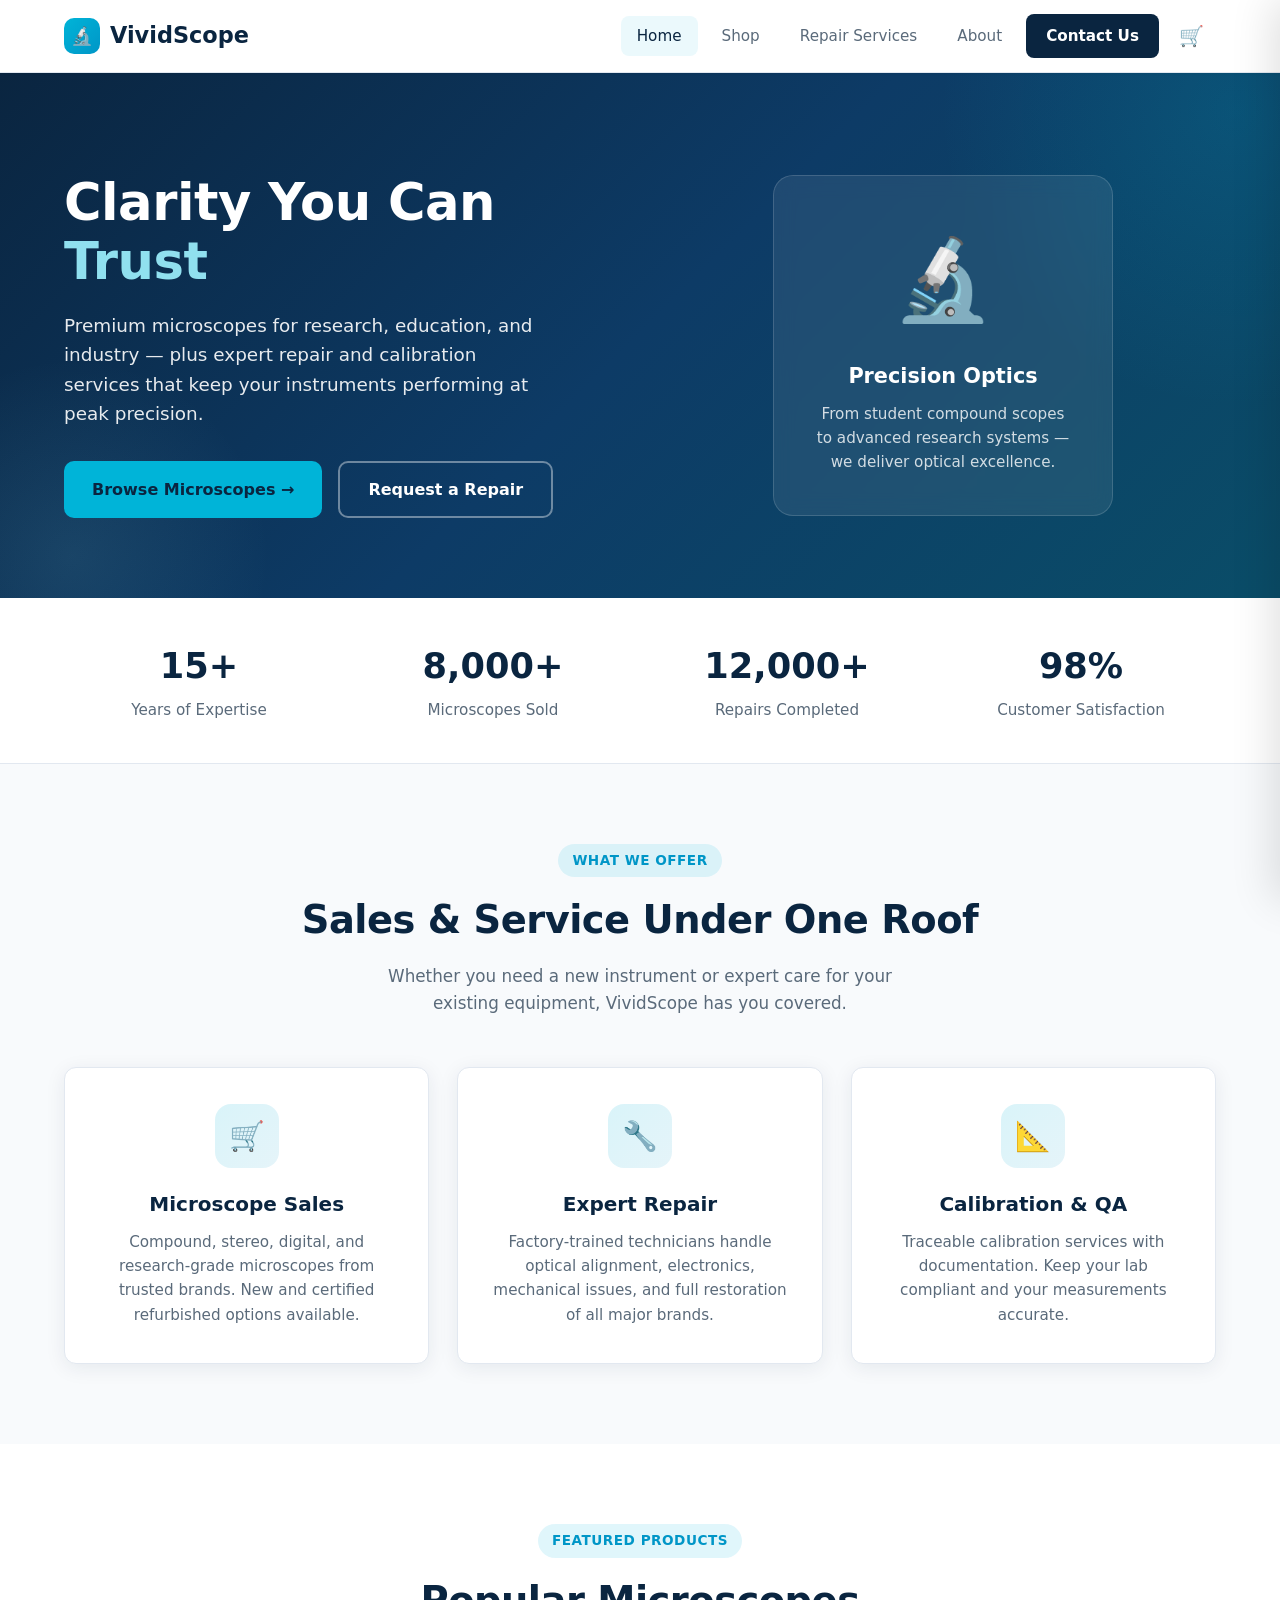
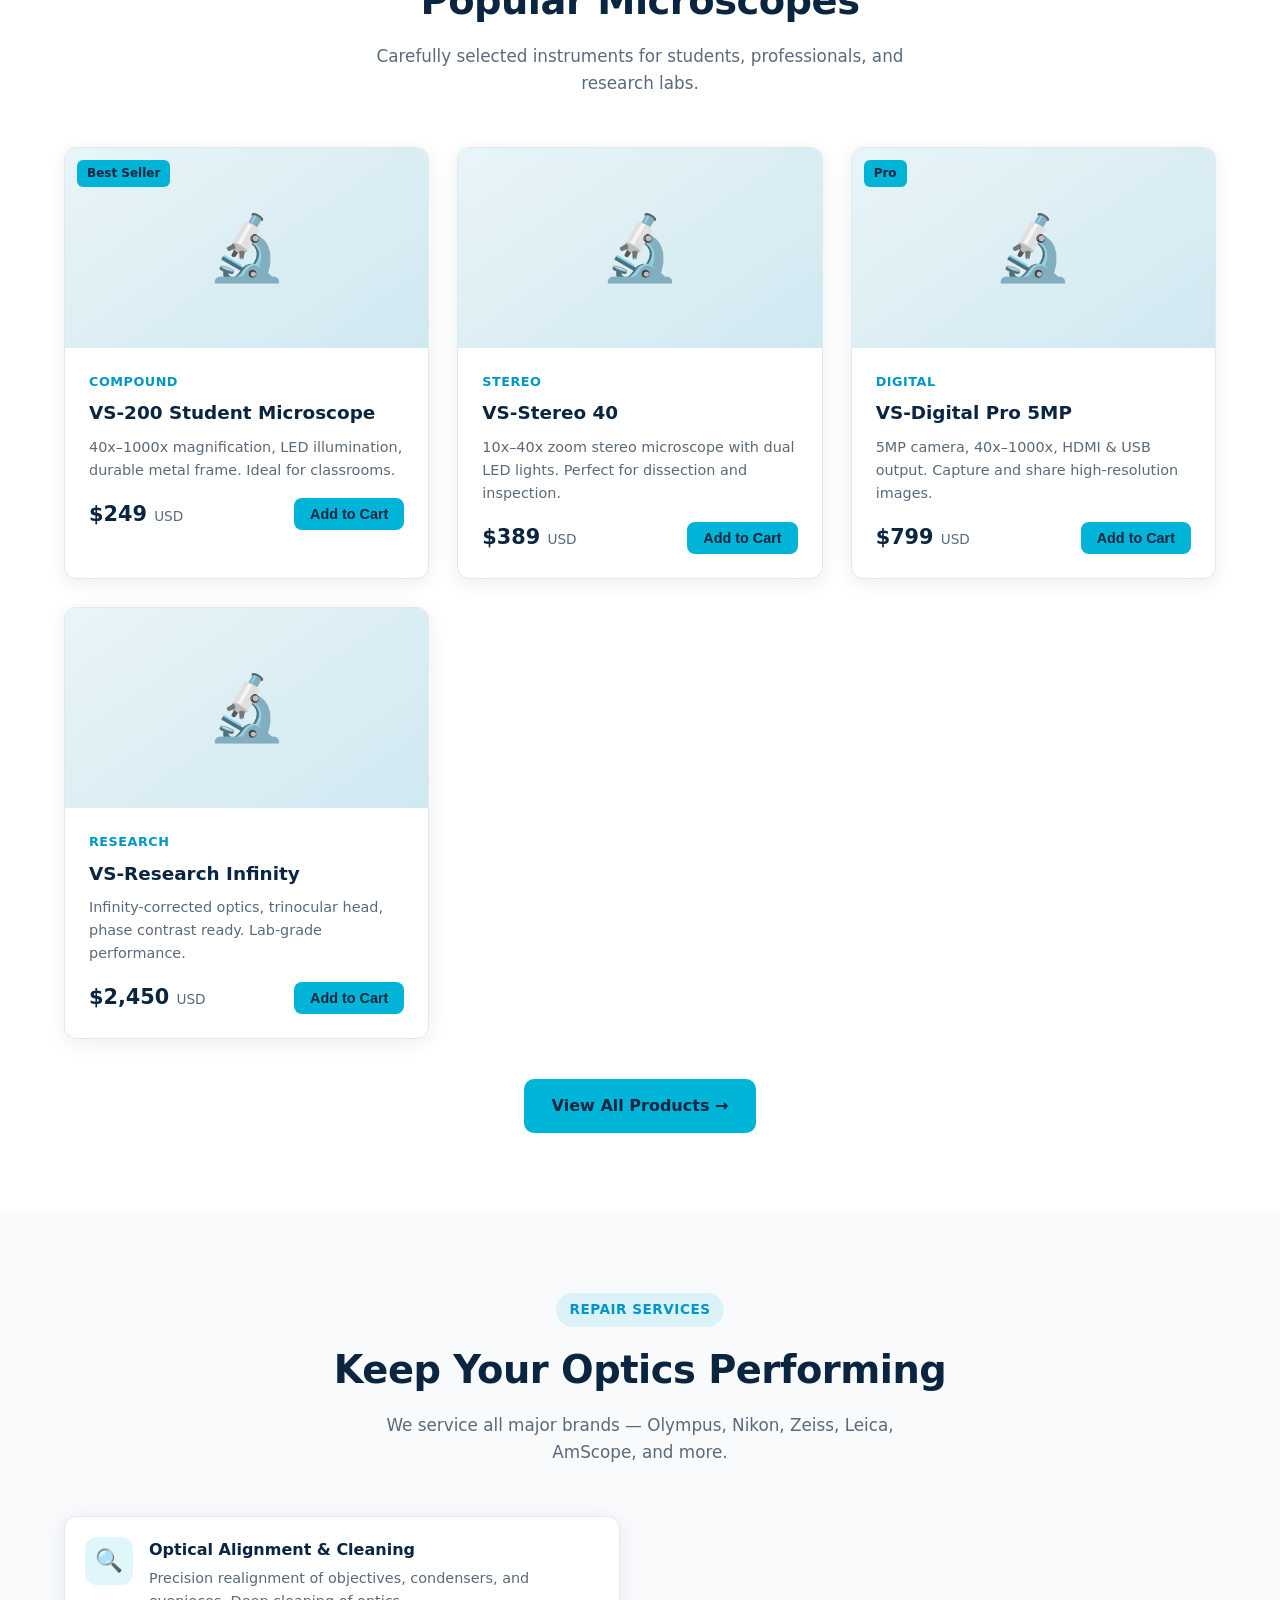
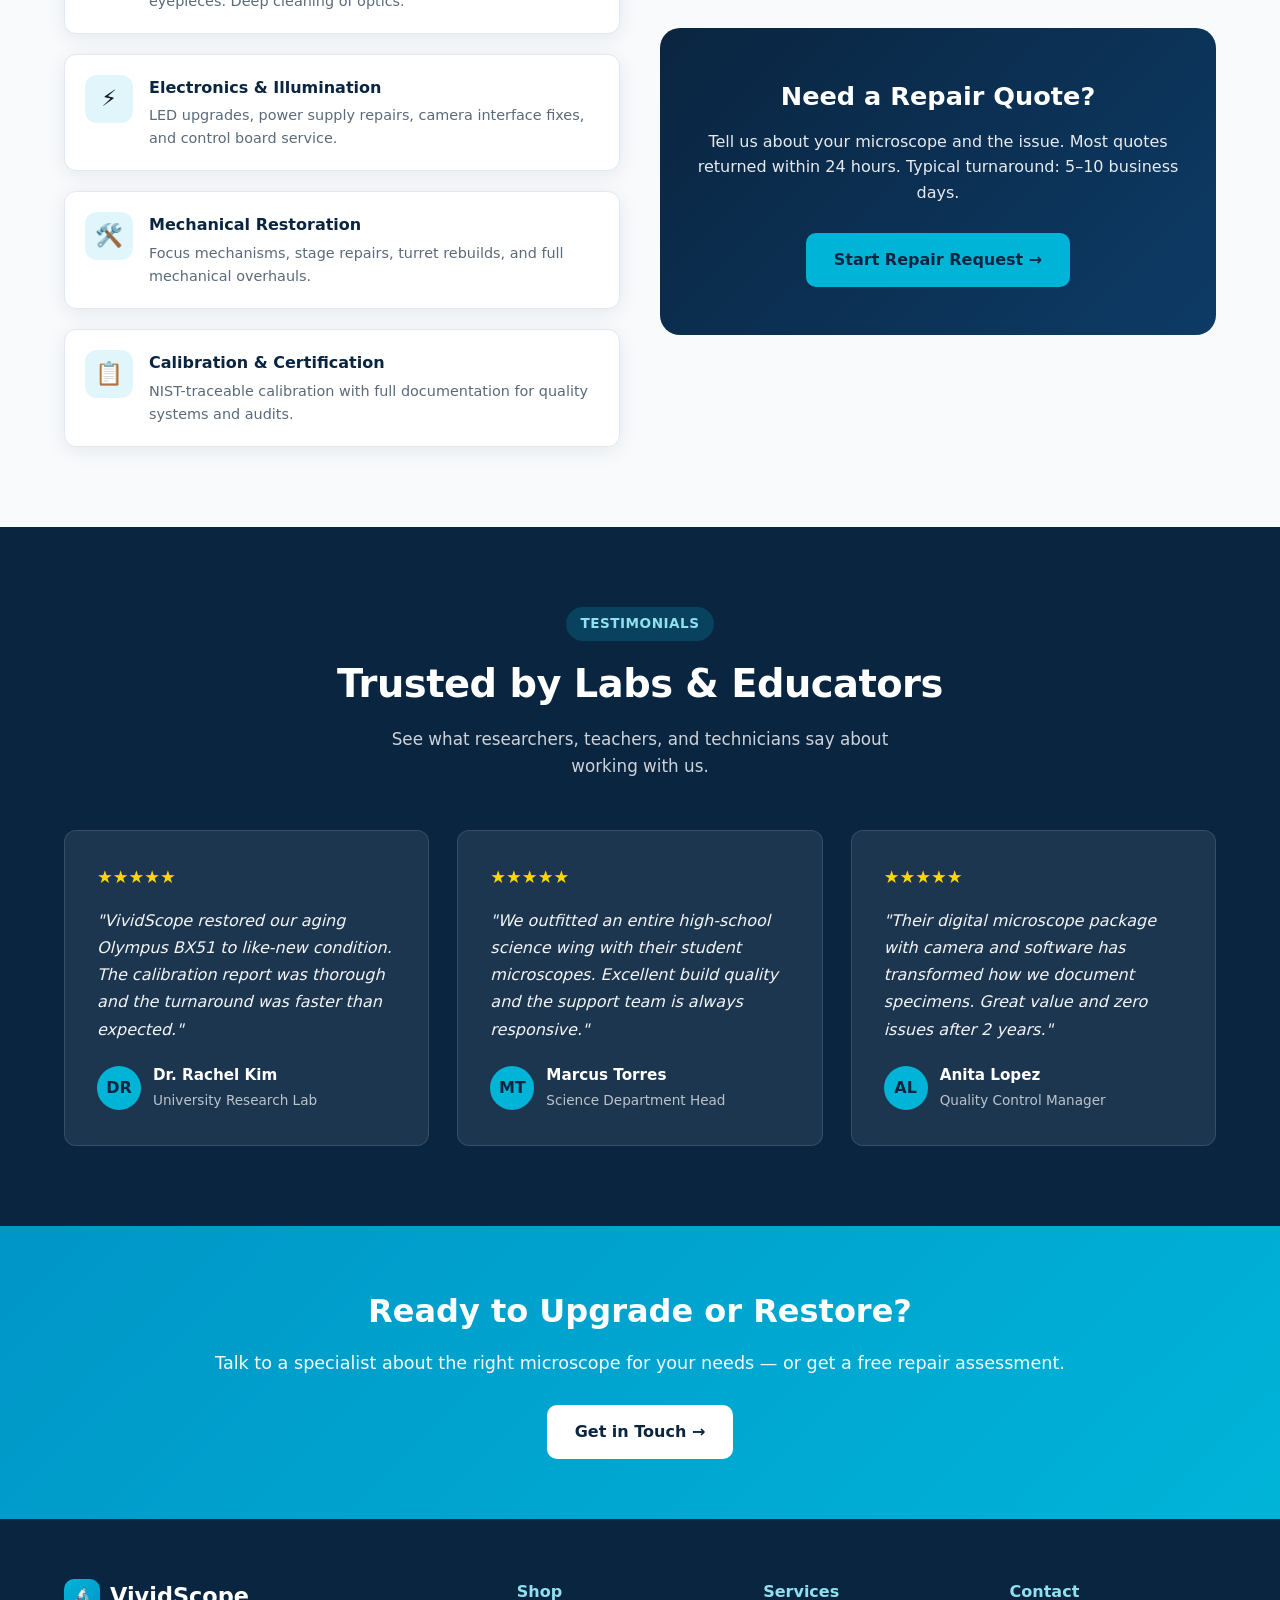
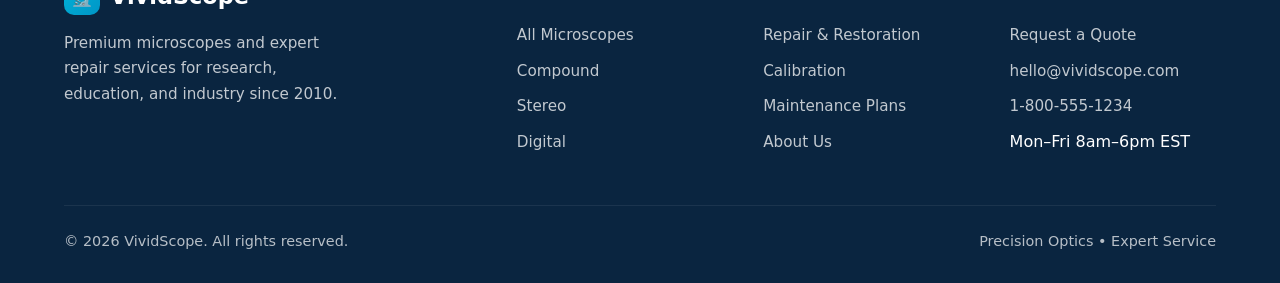
<file: index.html>
<!DOCTYPE html>
<html lang="en">
<head>
  <meta charset="UTF-8">
  <meta name="viewport" content="width=device-width, initial-scale=1.0">
  <title>VividScope – Premium Microscopes & Expert Repair</title>
  <meta name="description" content="Buy high-quality microscopes for research, education, and industry. Expert repair, calibration, and maintenance services.">
  <link rel="stylesheet" href="styles.css">
</head>
<body>
  <!-- Header -->
  <header class="header">
    <div class="container nav">
      <a href="index.html" class="logo">
        <div class="logo-icon">🔬</div>
        VividScope
      </a>
      <nav class="nav-links" id="navLinks">
        <a href="index.html" class="active">Home</a>
        <a href="products.html">Shop</a>
        <a href="repair.html">Repair Services</a>
        <a href="about.html">About</a>
        <a href="contact.html" class="nav-cta">Contact Us</a>
      </nav>
      <button type="button" class="cart-btn" aria-label="Open cart">
        🛒<span class="cart-badge">0</span>
      </button>
      <button class="mobile-toggle" id="mobileToggle" aria-label="Menu">
        <span></span><span></span><span></span>
      </button>
    </div>
  </header>

  <!-- Hero -->
  <section class="hero">
    <div class="container hero-content">
      <div class="hero-text">
        <h1>Clarity You Can<br><span>Trust</span></h1>
        <p>Premium microscopes for research, education, and industry — plus expert repair and calibration services that keep your instruments performing at peak precision.</p>
        <div class="hero-buttons">
          <a href="products.html" class="btn btn-primary">Browse Microscopes →</a>
          <a href="repair.html" class="btn btn-outline">Request a Repair</a>
        </div>
      </div>
      <div class="hero-visual">
        <div class="hero-card">
          <div class="microscope-icon">🔬</div>
          <h3>Precision Optics</h3>
          <p>From student compound scopes to advanced research systems — we deliver optical excellence.</p>
        </div>
      </div>
    </div>
  </section>

  <!-- Stats -->
  <section class="stats">
    <div class="container stats-grid">
      <div class="stat-item">
        <h3>15+</h3>
        <p>Years of Expertise</p>
      </div>
      <div class="stat-item">
        <h3>8,000+</h3>
        <p>Microscopes Sold</p>
      </div>
      <div class="stat-item">
        <h3>12,000+</h3>
        <p>Repairs Completed</p>
      </div>
      <div class="stat-item">
        <h3>98%</h3>
        <p>Customer Satisfaction</p>
      </div>
    </div>
  </section>

  <!-- Services Overview -->
  <section class="section">
    <div class="container">
      <div class="section-header">
        <span class="label">What We Offer</span>
        <h2>Sales & Service Under One Roof</h2>
        <p>Whether you need a new instrument or expert care for your existing equipment, VividScope has you covered.</p>
      </div>
      <div class="features-grid">
        <div class="feature-card">
          <div class="feature-icon">🛒</div>
          <h3>Microscope Sales</h3>
          <p>Compound, stereo, digital, and research-grade microscopes from trusted brands. New and certified refurbished options available.</p>
        </div>
        <div class="feature-card">
          <div class="feature-icon">🔧</div>
          <h3>Expert Repair</h3>
          <p>Factory-trained technicians handle optical alignment, electronics, mechanical issues, and full restoration of all major brands.</p>
        </div>
        <div class="feature-card">
          <div class="feature-icon">📐</div>
          <h3>Calibration & QA</h3>
          <p>Traceable calibration services with documentation. Keep your lab compliant and your measurements accurate.</p>
        </div>
      </div>
    </div>
  </section>

  <!-- Featured Products -->
  <section class="section" style="background: white;">
    <div class="container">
      <div class="section-header">
        <span class="label">Featured Products</span>
        <h2>Popular Microscopes</h2>
        <p>Carefully selected instruments for students, professionals, and research labs.</p>
      </div>
      <div class="products-grid">
        <div class="product-card">
          <div class="product-image">
            <span class="product-badge">Best Seller</span>
            🔬
          </div>
          <div class="product-body">
            <div class="product-category">Compound</div>
            <h3>VS-200 Student Microscope</h3>
            <p>40x–1000x magnification, LED illumination, durable metal frame. Ideal for classrooms.</p>
            <div class="product-footer">
              <div class="product-price">$249 <span>USD</span></div>
              <button type="button" class="btn btn-primary btn-sm" data-add-to-cart="vs-200">Add to Cart</button>
            </div>
          </div>
        </div>
        <div class="product-card">
          <div class="product-image">
            🔬
          </div>
          <div class="product-body">
            <div class="product-category">Stereo</div>
            <h3>VS-Stereo 40</h3>
            <p>10x–40x zoom stereo microscope with dual LED lights. Perfect for dissection and inspection.</p>
            <div class="product-footer">
              <div class="product-price">$389 <span>USD</span></div>
              <button type="button" class="btn btn-primary btn-sm" data-add-to-cart="vs-stereo-40">Add to Cart</button>
            </div>
          </div>
        </div>
        <div class="product-card">
          <div class="product-image">
            <span class="product-badge">Pro</span>
            🔬
          </div>
          <div class="product-body">
            <div class="product-category">Digital</div>
            <h3>VS-Digital Pro 5MP</h3>
            <p>5MP camera, 40x–1000x, HDMI & USB output. Capture and share high-resolution images.</p>
            <div class="product-footer">
              <div class="product-price">$799 <span>USD</span></div>
              <button type="button" class="btn btn-primary btn-sm" data-add-to-cart="vs-digital-pro">Add to Cart</button>
            </div>
          </div>
        </div>
        <div class="product-card">
          <div class="product-image">
            🔬
          </div>
          <div class="product-body">
            <div class="product-category">Research</div>
            <h3>VS-Research Infinity</h3>
            <p>Infinity-corrected optics, trinocular head, phase contrast ready. Lab-grade performance.</p>
            <div class="product-footer">
              <div class="product-price">$2,450 <span>USD</span></div>
              <button type="button" class="btn btn-primary btn-sm" data-add-to-cart="vs-research">Add to Cart</button>
            </div>
          </div>
        </div>
      </div>
      <div style="text-align: center; margin-top: 40px;">
        <a href="products.html" class="btn btn-primary">View All Products →</a>
      </div>
    </div>
  </section>

  <!-- Repair CTA -->
  <section class="section">
    <div class="container">
      <div class="section-header">
        <span class="label">Repair Services</span>
        <h2>Keep Your Optics Performing</h2>
        <p>We service all major brands — Olympus, Nikon, Zeiss, Leica, AmScope, and more.</p>
      </div>
      <div class="repair-grid">
        <div class="repair-list">
          <div class="repair-item">
            <div class="icon">🔍</div>
            <div>
              <h4>Optical Alignment & Cleaning</h4>
              <p>Precision realignment of objectives, condensers, and eyepieces. Deep cleaning of optics.</p>
            </div>
          </div>
          <div class="repair-item">
            <div class="icon">⚡</div>
            <div>
              <h4>Electronics & Illumination</h4>
              <p>LED upgrades, power supply repairs, camera interface fixes, and control board service.</p>
            </div>
          </div>
          <div class="repair-item">
            <div class="icon">🛠️</div>
            <div>
              <h4>Mechanical Restoration</h4>
              <p>Focus mechanisms, stage repairs, turret rebuilds, and full mechanical overhauls.</p>
            </div>
          </div>
          <div class="repair-item">
            <div class="icon">📋</div>
            <div>
              <h4>Calibration & Certification</h4>
              <p>NIST-traceable calibration with full documentation for quality systems and audits.</p>
            </div>
          </div>
        </div>
        <div class="repair-cta-box">
          <h3>Need a Repair Quote?</h3>
          <p>Tell us about your microscope and the issue. Most quotes returned within 24 hours. Typical turnaround: 5–10 business days.</p>
          <a href="repair.html" class="btn btn-primary">Start Repair Request →</a>
        </div>
      </div>
    </div>
  </section>

  <!-- Testimonials -->
  <section class="section testimonials">
    <div class="container">
      <div class="section-header">
        <span class="label">Testimonials</span>
        <h2>Trusted by Labs & Educators</h2>
        <p>See what researchers, teachers, and technicians say about working with us.</p>
      </div>
      <div class="testimonial-grid">
        <div class="testimonial-card">
          <div class="stars">★★★★★</div>
          <p>"VividScope restored our aging Olympus BX51 to like-new condition. The calibration report was thorough and the turnaround was faster than expected."</p>
          <div class="testimonial-author">
            <div class="author-avatar">DR</div>
            <div class="author-info">
              <strong>Dr. Rachel Kim</strong>
              <span>University Research Lab</span>
            </div>
          </div>
        </div>
        <div class="testimonial-card">
          <div class="stars">★★★★★</div>
          <p>"We outfitted an entire high-school science wing with their student microscopes. Excellent build quality and the support team is always responsive."</p>
          <div class="testimonial-author">
            <div class="author-avatar">MT</div>
            <div class="author-info">
              <strong>Marcus Torres</strong>
              <span>Science Department Head</span>
            </div>
          </div>
        </div>
        <div class="testimonial-card">
          <div class="stars">★★★★★</div>
          <p>"Their digital microscope package with camera and software has transformed how we document specimens. Great value and zero issues after 2 years."</p>
          <div class="testimonial-author">
            <div class="author-avatar">AL</div>
            <div class="author-info">
              <strong>Anita Lopez</strong>
              <span>Quality Control Manager</span>
            </div>
          </div>
        </div>
      </div>
    </div>
  </section>

  <!-- CTA Banner -->
  <section class="cta-banner">
    <div class="container">
      <h2>Ready to Upgrade or Restore?</h2>
      <p>Talk to a specialist about the right microscope for your needs — or get a free repair assessment.</p>
      <a href="contact.html" class="btn">Get in Touch →</a>
    </div>
  </section>

  <!-- Footer -->
  <footer class="footer">
    <div class="container">
      <div class="footer-grid">
        <div class="footer-brand">
          <a href="index.html" class="logo">
            <div class="logo-icon">🔬</div>
            VividScope
          </a>
          <p>Premium microscopes and expert repair services for research, education, and industry since 2010.</p>
        </div>
        <div>
          <h4>Shop</h4>
          <ul>
            <li><a href="products.html">All Microscopes</a></li>
            <li><a href="products.html">Compound</a></li>
            <li><a href="products.html">Stereo</a></li>
            <li><a href="products.html">Digital</a></li>
          </ul>
        </div>
        <div>
          <h4>Services</h4>
          <ul>
            <li><a href="repair.html">Repair & Restoration</a></li>
            <li><a href="repair.html">Calibration</a></li>
            <li><a href="repair.html">Maintenance Plans</a></li>
            <li><a href="about.html">About Us</a></li>
          </ul>
        </div>
        <div>
          <h4>Contact</h4>
          <ul>
            <li><a href="contact.html">Request a Quote</a></li>
            <li><a href="mailto:hello@vividscope.com">hello@vividscope.com</a></li>
            <li><a href="tel:+18005551234">1-800-555-1234</a></li>
            <li>Mon–Fri 8am–6pm EST</li>
          </ul>
        </div>
      </div>
      <div class="footer-bottom">
        <span>© 2026 VividScope. All rights reserved.</span>
        <span>Precision Optics • Expert Service</span>
      </div>
    </div>
  </footer>

  <!-- Cart Drawer -->
  <div class="cart-overlay" id="cartOverlay"></div>
  <div class="cart-drawer" id="cartDrawer">
    <div class="cart-header">
      <h3>Your Cart</h3>
      <button type="button" class="cart-close" aria-label="Close cart">×</button>
    </div>
    <div class="cart-body">
      <div class="cart-empty" id="cartEmpty">
        <div class="empty-icon">🛒</div>
        <p>Your cart is empty</p>
        <a href="products.html" class="btn btn-primary btn-sm" style="margin-top:16px;" onclick="closeCart()">Browse Products</a>
      </div>
      <div id="cartItems"></div>
    </div>
    <div class="cart-footer" id="cartFooter" style="display:none;">
      <div class="cart-total-row">
        <span>Subtotal</span>
        <strong id="cartTotal">$0</strong>
      </div>
      <button type="button" class="btn btn-primary btn-full" data-checkout>Proceed to Checkout →</button>
    </div>
  </div>

  <script src="cart.js"></script>
  <script>
    const toggle = document.getElementById('mobileToggle');
    const nav = document.getElementById('navLinks');
    toggle.addEventListener('click', () => nav.classList.toggle('open'));
  </script>
</body>
</html>
</file>
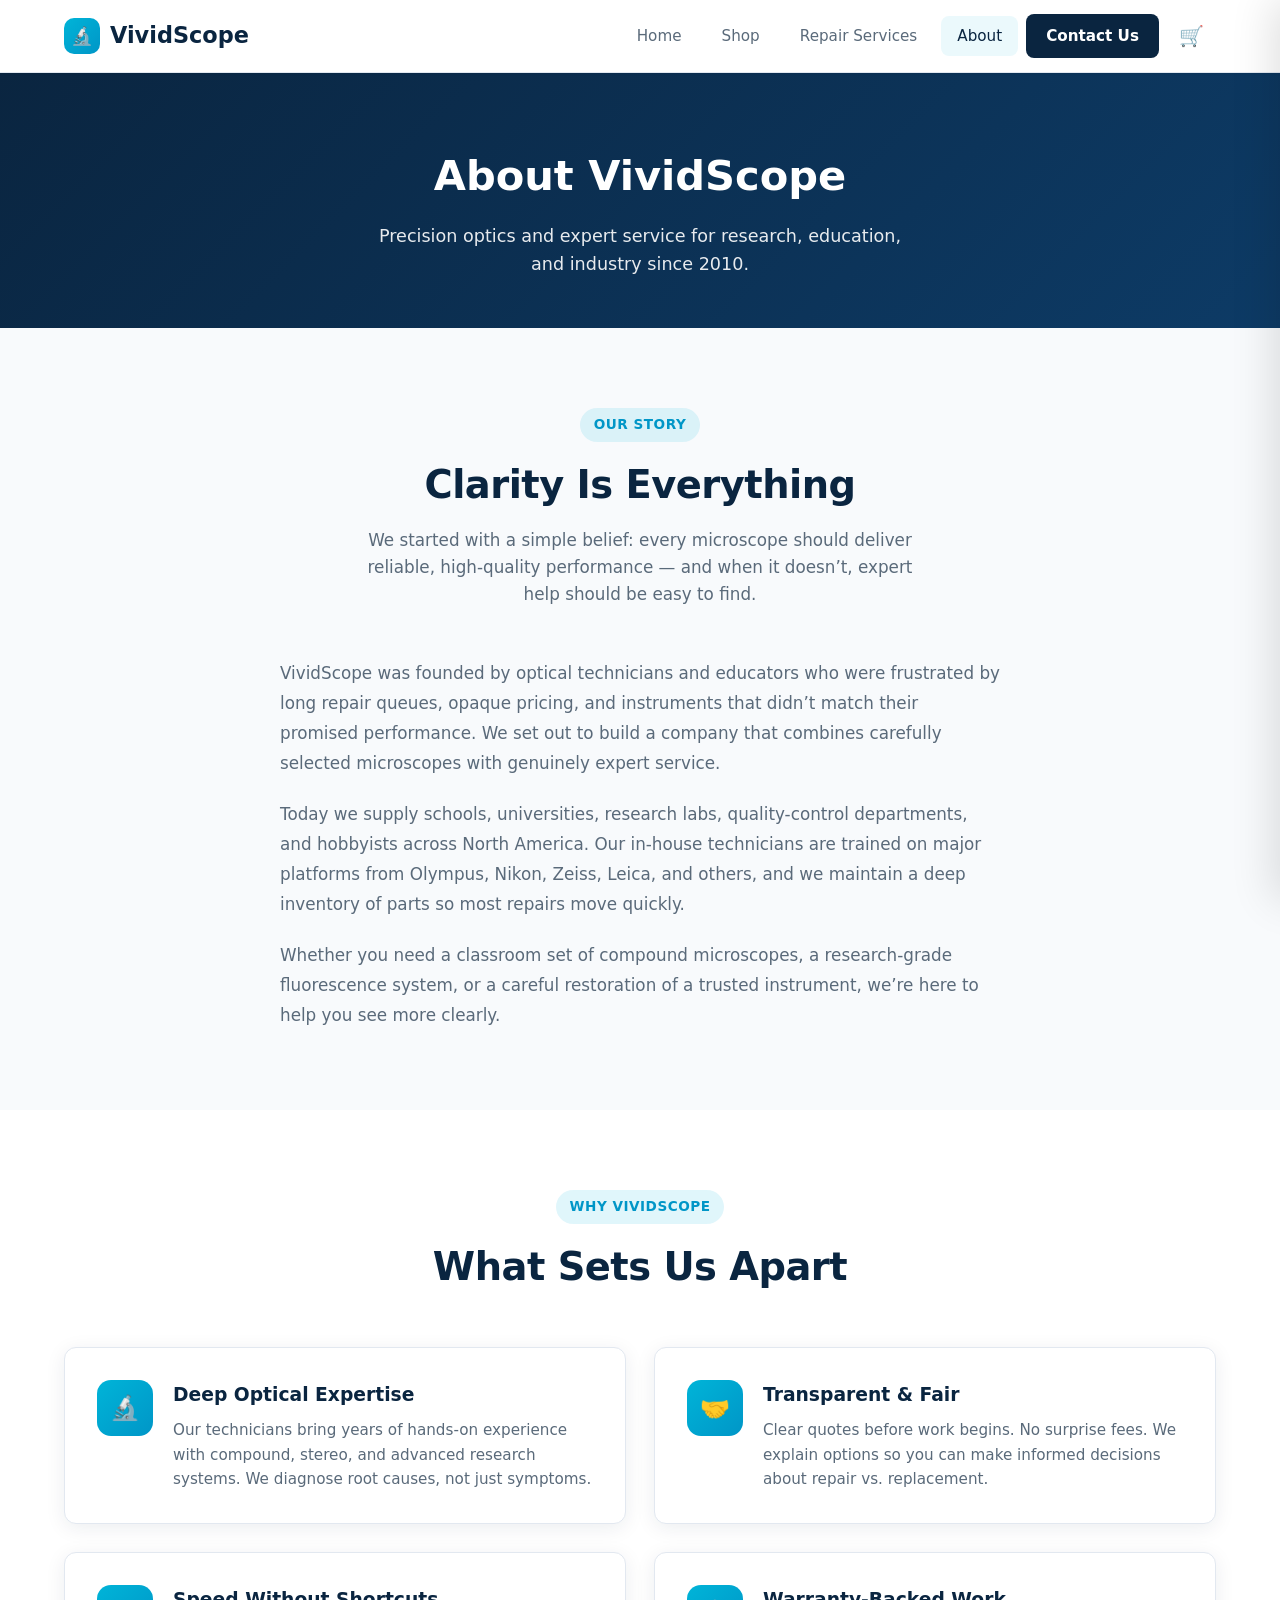
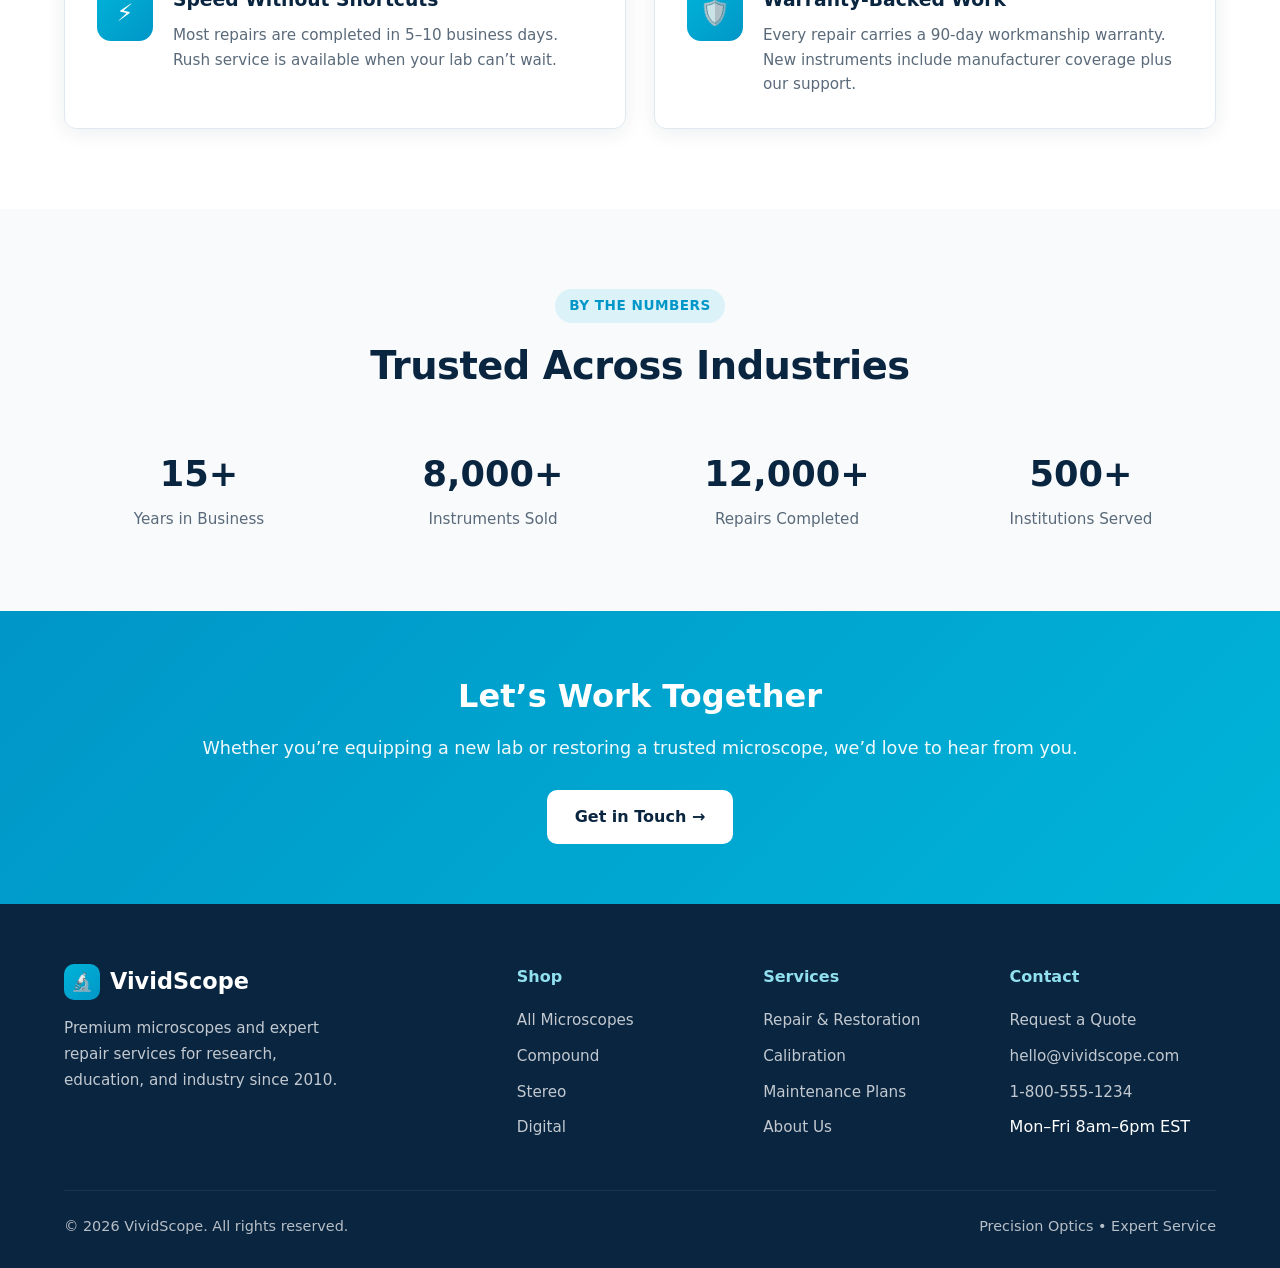
<file: about.html>
<!DOCTYPE html>
<html lang="en">
<head>
  <meta charset="UTF-8">
  <meta name="viewport" content="width=device-width, initial-scale=1.0">
  <title>About Us – VividScope</title>
  <meta name="description" content="Learn about VividScope — our mission, expertise, and commitment to optical precision and customer service.">
  <link rel="stylesheet" href="styles.css">
</head>
<body>
  <header class="header">
    <div class="container nav">
      <a href="index.html" class="logo">
        <div class="logo-icon">🔬</div>
        VividScope
      </a>
      <nav class="nav-links" id="navLinks">
        <a href="index.html">Home</a>
        <a href="products.html">Shop</a>
        <a href="repair.html">Repair Services</a>
        <a href="about.html" class="active">About</a>
        <a href="contact.html" class="nav-cta">Contact Us</a>
      </nav>
      <button type="button" class="cart-btn" aria-label="Open cart">
        🛒<span class="cart-badge">0</span>
      </button>
      <button class="mobile-toggle" id="mobileToggle" aria-label="Menu">
        <span></span><span></span><span></span>
      </button>
    </div>
  </header>

  <section class="page-hero">
    <div class="container">
      <h1>About VividScope</h1>
      <p>Precision optics and expert service for research, education, and industry since 2010.</p>
    </div>
  </section>

  <section class="section">
    <div class="container">
      <div class="section-header">
        <span class="label">Our Story</span>
        <h2>Clarity Is Everything</h2>
        <p>We started with a simple belief: every microscope should deliver reliable, high-quality performance — and when it doesn’t, expert help should be easy to find.</p>
      </div>
      <div style="max-width: 720px; margin: 0 auto; color: var(--text-muted); font-size: 1.05rem; line-height: 1.8;">
        <p style="margin-bottom: 20px;">
          VividScope was founded by optical technicians and educators who were frustrated by long repair queues, opaque pricing, and instruments that didn’t match their promised performance. We set out to build a company that combines carefully selected microscopes with genuinely expert service.
        </p>
        <p style="margin-bottom: 20px;">
          Today we supply schools, universities, research labs, quality-control departments, and hobbyists across North America. Our in-house technicians are trained on major platforms from Olympus, Nikon, Zeiss, Leica, and others, and we maintain a deep inventory of parts so most repairs move quickly.
        </p>
        <p>
          Whether you need a classroom set of compound microscopes, a research-grade fluorescence system, or a careful restoration of a trusted instrument, we’re here to help you see more clearly.
        </p>
      </div>
    </div>
  </section>

  <section class="section" style="background: white;">
    <div class="container">
      <div class="section-header">
        <span class="label">Why VividScope</span>
        <h2>What Sets Us Apart</h2>
      </div>
      <div class="why-grid">
        <div class="why-card">
          <div class="icon">🔬</div>
          <div>
            <h3>Deep Optical Expertise</h3>
            <p>Our technicians bring years of hands-on experience with compound, stereo, and advanced research systems. We diagnose root causes, not just symptoms.</p>
          </div>
        </div>
        <div class="why-card">
          <div class="icon">🤝</div>
          <div>
            <h3>Transparent & Fair</h3>
            <p>Clear quotes before work begins. No surprise fees. We explain options so you can make informed decisions about repair vs. replacement.</p>
          </div>
        </div>
        <div class="why-card">
          <div class="icon">⚡</div>
          <div>
            <h3>Speed Without Shortcuts</h3>
            <p>Most repairs are completed in 5–10 business days. Rush service is available when your lab can’t wait.</p>
          </div>
        </div>
        <div class="why-card">
          <div class="icon">🛡️</div>
          <div>
            <h3>Warranty-Backed Work</h3>
            <p>Every repair carries a 90-day workmanship warranty. New instruments include manufacturer coverage plus our support.</p>
          </div>
        </div>
      </div>
    </div>
  </section>

  <section class="section">
    <div class="container">
      <div class="section-header">
        <span class="label">By the Numbers</span>
        <h2>Trusted Across Industries</h2>
      </div>
      <div class="stats-grid">
        <div class="stat-item">
          <h3>15+</h3>
          <p>Years in Business</p>
        </div>
        <div class="stat-item">
          <h3>8,000+</h3>
          <p>Instruments Sold</p>
        </div>
        <div class="stat-item">
          <h3>12,000+</h3>
          <p>Repairs Completed</p>
        </div>
        <div class="stat-item">
          <h3>500+</h3>
          <p>Institutions Served</p>
        </div>
      </div>
    </div>
  </section>

  <section class="cta-banner">
    <div class="container">
      <h2>Let’s Work Together</h2>
      <p>Whether you’re equipping a new lab or restoring a trusted microscope, we’d love to hear from you.</p>
      <a href="contact.html" class="btn">Get in Touch →</a>
    </div>
  </section>

  <footer class="footer">
    <div class="container">
      <div class="footer-grid">
        <div class="footer-brand">
          <a href="index.html" class="logo">
            <div class="logo-icon">🔬</div>
            VividScope
          </a>
          <p>Premium microscopes and expert repair services for research, education, and industry since 2010.</p>
        </div>
        <div>
          <h4>Shop</h4>
          <ul>
            <li><a href="products.html">All Microscopes</a></li>
            <li><a href="products.html">Compound</a></li>
            <li><a href="products.html">Stereo</a></li>
            <li><a href="products.html">Digital</a></li>
          </ul>
        </div>
        <div>
          <h4>Services</h4>
          <ul>
            <li><a href="repair.html">Repair & Restoration</a></li>
            <li><a href="repair.html">Calibration</a></li>
            <li><a href="repair.html">Maintenance Plans</a></li>
            <li><a href="about.html">About Us</a></li>
          </ul>
        </div>
        <div>
          <h4>Contact</h4>
          <ul>
            <li><a href="contact.html">Request a Quote</a></li>
            <li><a href="mailto:hello@vividscope.com">hello@vividscope.com</a></li>
            <li><a href="tel:+18005551234">1-800-555-1234</a></li>
            <li>Mon–Fri 8am–6pm EST</li>
          </ul>
        </div>
      </div>
      <div class="footer-bottom">
        <span>© 2026 VividScope. All rights reserved.</span>
        <span>Precision Optics • Expert Service</span>
      </div>
    </div>
  </footer>

  <!-- Cart Drawer -->
  <div class="cart-overlay" id="cartOverlay"></div>
  <div class="cart-drawer" id="cartDrawer">
    <div class="cart-header">
      <h3>Your Cart</h3>
      <button type="button" class="cart-close" aria-label="Close cart">×</button>
    </div>
    <div class="cart-body">
      <div class="cart-empty" id="cartEmpty">
        <div class="empty-icon">🛒</div>
        <p>Your cart is empty</p>
        <a href="products.html" class="btn btn-primary btn-sm" style="margin-top:16px;" onclick="closeCart()">Browse Products</a>
      </div>
      <div id="cartItems"></div>
    </div>
    <div class="cart-footer" id="cartFooter" style="display:none;">
      <div class="cart-total-row">
        <span>Subtotal</span>
        <strong id="cartTotal">$0</strong>
      </div>
      <button type="button" class="btn btn-primary btn-full" data-checkout>Proceed to Checkout →</button>
    </div>
  </div>

  <script src="cart.js"></script>
  <script>
    const toggle = document.getElementById('mobileToggle');
    const nav = document.getElementById('navLinks');
    toggle.addEventListener('click', () => nav.classList.toggle('open'));
  </script>
</body>
</html>
</file>
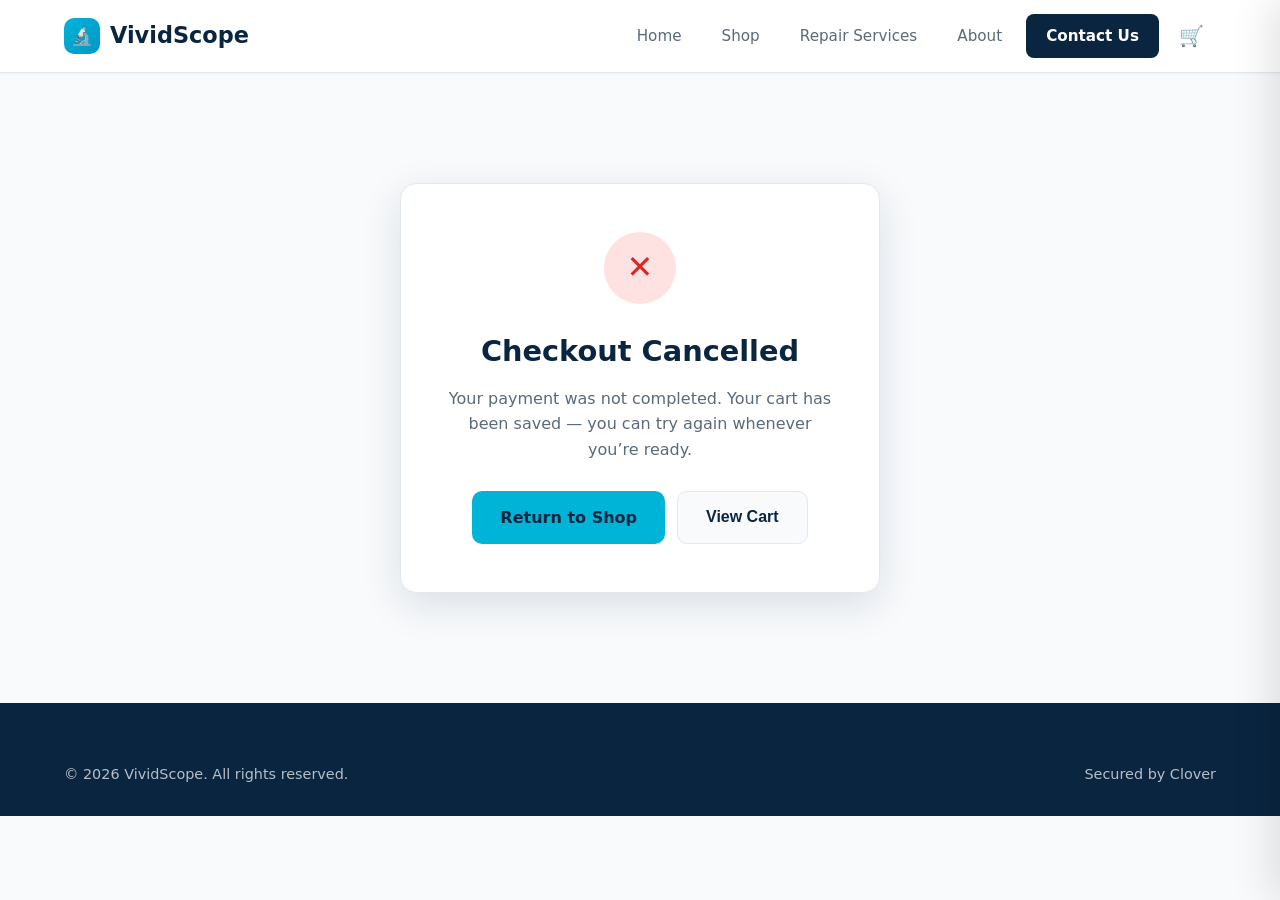
<file: cancel.html>
<!DOCTYPE html>
<html lang="en">
<head>
  <meta charset="UTF-8">
  <meta name="viewport" content="width=device-width, initial-scale=1.0">
  <title>Checkout Cancelled – VividScope</title>
  <link rel="stylesheet" href="styles.css">
  <style>
    .result-page {
      min-height: 70vh;
      display: flex;
      align-items: center;
      justify-content: center;
      padding: 60px 24px;
    }
    .result-card {
      background: white;
      border-radius: 16px;
      box-shadow: var(--shadow-lg);
      border: 1px solid var(--border);
      padding: 48px 40px;
      text-align: center;
      max-width: 480px;
      width: 100%;
    }
    .result-icon {
      width: 72px;
      height: 72px;
      border-radius: 50%;
      background: #fee2e2;
      color: #dc2626;
      font-size: 2rem;
      display: flex;
      align-items: center;
      justify-content: center;
      margin: 0 auto 24px;
    }
    .result-card h1 {
      color: var(--primary);
      font-size: 1.8rem;
      margin-bottom: 12px;
    }
    .result-card p {
      color: var(--text-muted);
      margin-bottom: 8px;
      line-height: 1.6;
    }
    .result-actions {
      display: flex;
      gap: 12px;
      justify-content: center;
      flex-wrap: wrap;
      margin-top: 28px;
    }
  </style>
</head>
<body>
  <header class="header">
    <div class="container nav">
      <a href="index.html" class="logo">
        <div class="logo-icon">🔬</div>
        VividScope
      </a>
      <nav class="nav-links" id="navLinks">
        <a href="index.html">Home</a>
        <a href="products.html">Shop</a>
        <a href="repair.html">Repair Services</a>
        <a href="about.html">About</a>
        <a href="contact.html" class="nav-cta">Contact Us</a>
      </nav>
      <button type="button" class="cart-btn" aria-label="Open cart">
        🛒<span class="cart-badge">0</span>
      </button>
      <button class="mobile-toggle" id="mobileToggle" aria-label="Menu">
        <span></span><span></span><span></span>
      </button>
    </div>
  </header>

  <div class="result-page">
    <div class="result-card">
      <div class="result-icon">✕</div>
      <h1 id="title">Checkout Cancelled</h1>
      <p id="message">Your payment was not completed. Your cart has been saved — you can try again whenever you’re ready.</p>
      <div class="result-actions">
        <a href="products.html" class="btn btn-primary">Return to Shop</a>
        <button type="button" class="btn cart-btn-open" style="background:var(--bg);color:var(--primary);border:1px solid var(--border);" onclick="openCart()">View Cart</button>
      </div>
    </div>
  </div>

  <footer class="footer">
    <div class="container">
      <div class="footer-bottom" style="border:none;padding-top:0;">
        <span>© 2026 VividScope. All rights reserved.</span>
        <span>Secured by Clover</span>
      </div>
    </div>
  </footer>

  <div class="cart-overlay" id="cartOverlay"></div>
  <div class="cart-drawer" id="cartDrawer">
    <div class="cart-header">
      <h3>Your Cart</h3>
      <button type="button" class="cart-close" aria-label="Close cart">×</button>
    </div>
    <div class="cart-body">
      <div class="cart-empty" id="cartEmpty">
        <div class="empty-icon">🛒</div>
        <p>Your cart is empty</p>
        <a href="products.html" class="btn btn-primary btn-sm" style="margin-top:16px;" onclick="closeCart()">Browse Products</a>
      </div>
      <div id="cartItems"></div>
    </div>
    <div class="cart-footer" id="cartFooter" style="display:none;">
      <div class="cart-total-row">
        <span>Subtotal</span>
        <strong id="cartTotal">$0</strong>
      </div>
      <button type="button" class="btn btn-primary btn-full" data-checkout>Proceed to Checkout →</button>
    </div>
  </div>

  <script src="cart.js"></script>
  <script>
    document.getElementById('mobileToggle').addEventListener('click', function () {
      document.getElementById('navLinks').classList.toggle('open');
    });

    const params = new URLSearchParams(window.location.search);
    if (params.get('status') === 'failure') {
      document.getElementById('title').textContent = 'Payment Failed';
      document.getElementById('message').textContent =
        'Something went wrong processing your payment. Please try again or contact us for help.';
    }
  </script>
</body>
</html>
</file>
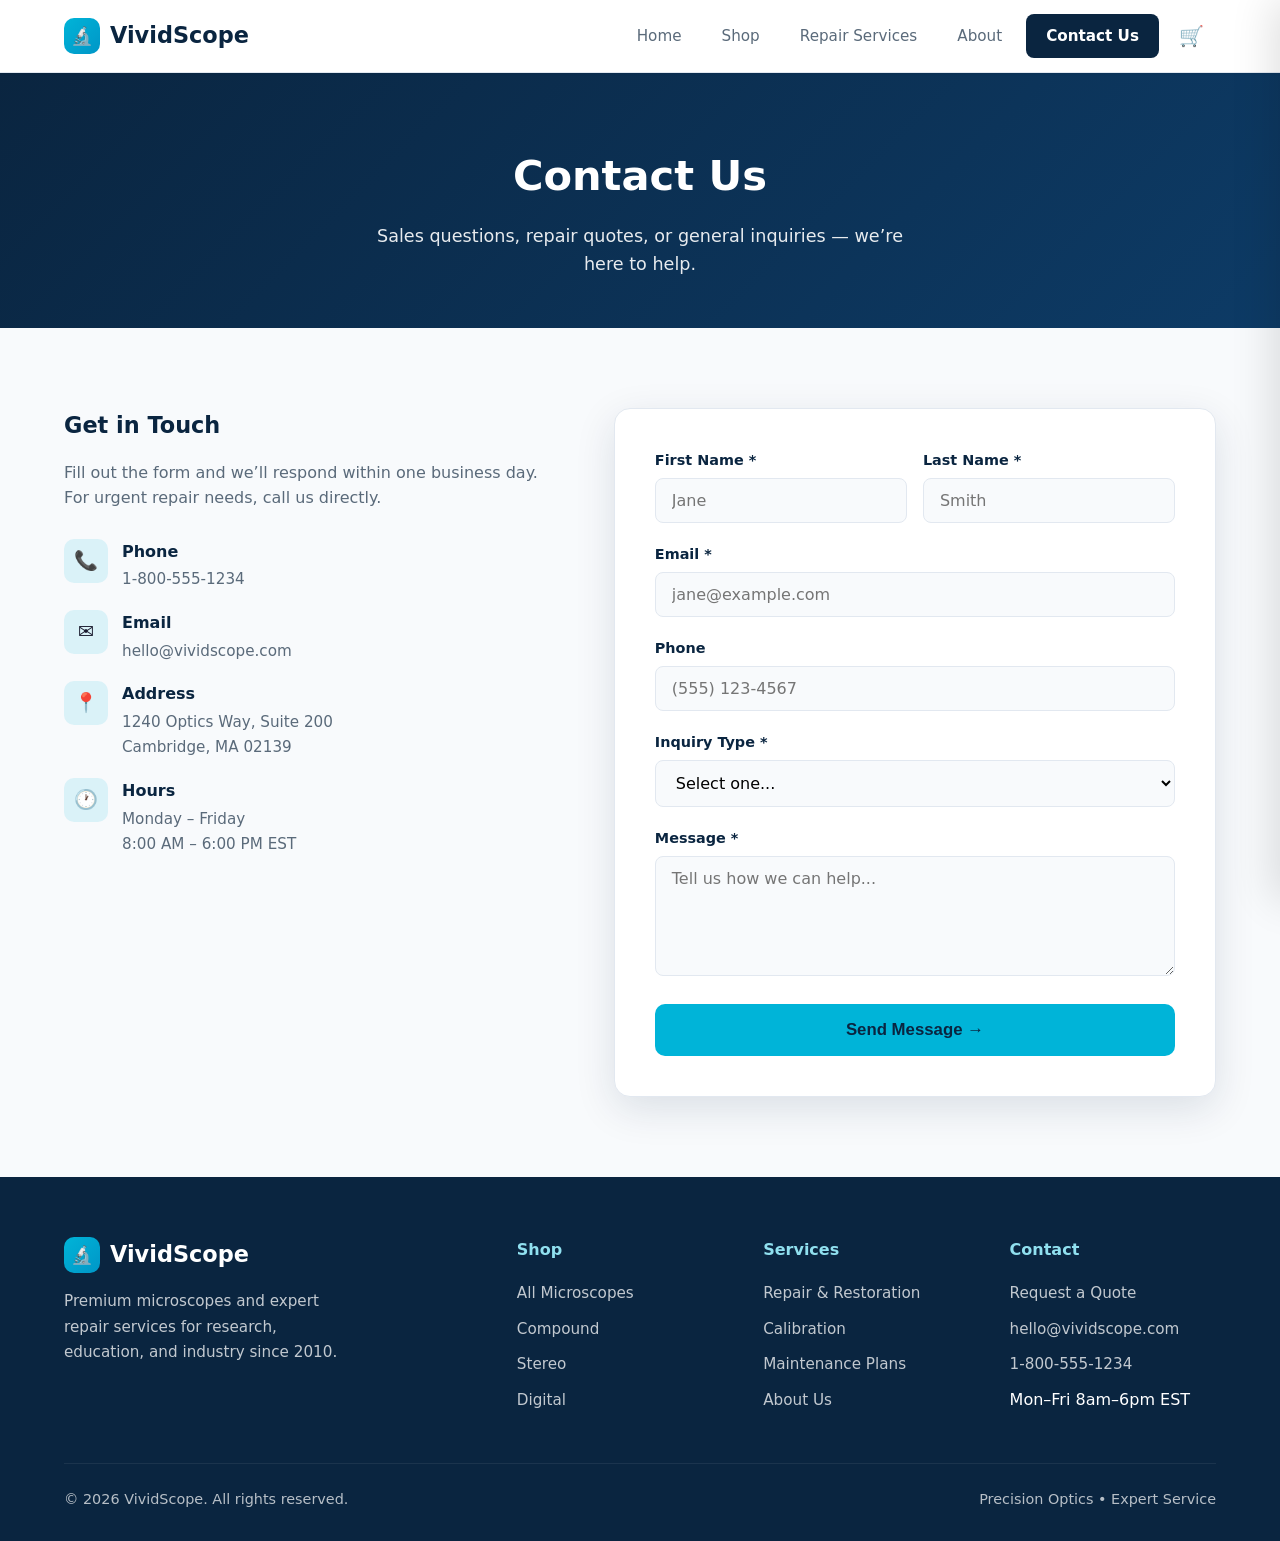
<file: contact.html>
<!DOCTYPE html>
<html lang="en">
<head>
  <meta charset="UTF-8">
  <meta name="viewport" content="width=device-width, initial-scale=1.0">
  <title>Contact Us – VividScope</title>
  <meta name="description" content="Contact VividScope for microscope sales, repair quotes, calibration, or general inquiries.">
  <link rel="stylesheet" href="styles.css">
</head>
<body>
  <header class="header">
    <div class="container nav">
      <a href="index.html" class="logo">
        <div class="logo-icon">🔬</div>
        VividScope
      </a>
      <nav class="nav-links" id="navLinks">
        <a href="index.html">Home</a>
        <a href="products.html">Shop</a>
        <a href="repair.html">Repair Services</a>
        <a href="about.html">About</a>
        <a href="contact.html" class="nav-cta active">Contact Us</a>
      </nav>
      <button type="button" class="cart-btn" aria-label="Open cart">
        🛒<span class="cart-badge">0</span>
      </button>
      <button class="mobile-toggle" id="mobileToggle" aria-label="Menu">
        <span></span><span></span><span></span>
      </button>
    </div>
  </header>

  <section class="page-hero">
    <div class="container">
      <h1>Contact Us</h1>
      <p>Sales questions, repair quotes, or general inquiries — we’re here to help.</p>
    </div>
  </section>

  <section class="section">
    <div class="container">
      <div class="contact-grid">
        <div class="contact-info">
          <h3>Get in Touch</h3>
          <p>Fill out the form and we’ll respond within one business day. For urgent repair needs, call us directly.</p>
          <div class="contact-details">
            <div class="contact-item">
              <div class="icon">📞</div>
              <div>
                <strong>Phone</strong>
                <span>1-800-555-1234</span>
              </div>
            </div>
            <div class="contact-item">
              <div class="icon">✉️</div>
              <div>
                <strong>Email</strong>
                <span>hello@vividscope.com</span>
              </div>
            </div>
            <div class="contact-item">
              <div class="icon">📍</div>
              <div>
                <strong>Address</strong>
                <span>1240 Optics Way, Suite 200<br>Cambridge, MA 02139</span>
              </div>
            </div>
            <div class="contact-item">
              <div class="icon">🕐</div>
              <div>
                <strong>Hours</strong>
                <span>Monday – Friday<br>8:00 AM – 6:00 PM EST</span>
              </div>
            </div>
          </div>
        </div>

        <div class="contact-form">
          <form id="contactForm" onsubmit="return handleSubmit(event)">
            <div class="form-row">
              <div class="form-group">
                <label for="firstName">First Name *</label>
                <input type="text" id="firstName" name="firstName" required placeholder="Jane">
              </div>
              <div class="form-group">
                <label for="lastName">Last Name *</label>
                <input type="text" id="lastName" name="lastName" required placeholder="Smith">
              </div>
            </div>
            <div class="form-group">
              <label for="email">Email *</label>
              <input type="email" id="email" name="email" required placeholder="jane@example.com">
            </div>
            <div class="form-group">
              <label for="phone">Phone</label>
              <input type="tel" id="phone" name="phone" placeholder="(555) 123-4567">
            </div>
            <div class="form-group">
              <label for="inquiryType">Inquiry Type *</label>
              <select id="inquiryType" name="inquiryType" required>
                <option value="">Select one...</option>
                <option value="sales">Product / Sales Inquiry</option>
                <option value="repair">Repair Quote Request</option>
                <option value="calibration">Calibration Service</option>
                <option value="maintenance">Maintenance Plan</option>
                <option value="other">Other</option>
              </select>
            </div>
            <div class="form-group" id="modelGroup" style="display: none;">
              <label for="model">Microscope Brand & Model</label>
              <input type="text" id="model" name="model" placeholder="e.g. Olympus BX51, AmScope B120">
            </div>
            <div class="form-group">
              <label for="message">Message *</label>
              <textarea id="message" name="message" required placeholder="Tell us how we can help..."></textarea>
            </div>
            <button type="submit" class="btn btn-primary btn-full">Send Message →</button>
            <p id="formSuccess" style="display:none; margin-top:16px; color: #0a7a4a; font-weight: 600; text-align: center;">
              Thank you! Your message has been received. We’ll get back to you within one business day.
            </p>
          </form>
        </div>
      </div>
    </div>
  </section>

  <footer class="footer">
    <div class="container">
      <div class="footer-grid">
        <div class="footer-brand">
          <a href="index.html" class="logo">
            <div class="logo-icon">🔬</div>
            VividScope
          </a>
          <p>Premium microscopes and expert repair services for research, education, and industry since 2010.</p>
        </div>
        <div>
          <h4>Shop</h4>
          <ul>
            <li><a href="products.html">All Microscopes</a></li>
            <li><a href="products.html">Compound</a></li>
            <li><a href="products.html">Stereo</a></li>
            <li><a href="products.html">Digital</a></li>
          </ul>
        </div>
        <div>
          <h4>Services</h4>
          <ul>
            <li><a href="repair.html">Repair & Restoration</a></li>
            <li><a href="repair.html">Calibration</a></li>
            <li><a href="repair.html">Maintenance Plans</a></li>
            <li><a href="about.html">About Us</a></li>
          </ul>
        </div>
        <div>
          <h4>Contact</h4>
          <ul>
            <li><a href="contact.html">Request a Quote</a></li>
            <li><a href="mailto:hello@vividscope.com">hello@vividscope.com</a></li>
            <li><a href="tel:+18005551234">1-800-555-1234</a></li>
            <li>Mon–Fri 8am–6pm EST</li>
          </ul>
        </div>
      </div>
      <div class="footer-bottom">
        <span>© 2026 VividScope. All rights reserved.</span>
        <span>Precision Optics • Expert Service</span>
      </div>
    </div>
  </footer>

  <!-- Cart Drawer -->
  <div class="cart-overlay" id="cartOverlay"></div>
  <div class="cart-drawer" id="cartDrawer">
    <div class="cart-header">
      <h3>Your Cart</h3>
      <button type="button" class="cart-close" aria-label="Close cart">×</button>
    </div>
    <div class="cart-body">
      <div class="cart-empty" id="cartEmpty">
        <div class="empty-icon">🛒</div>
        <p>Your cart is empty</p>
        <a href="products.html" class="btn btn-primary btn-sm" style="margin-top:16px;" onclick="closeCart()">Browse Products</a>
      </div>
      <div id="cartItems"></div>
    </div>
    <div class="cart-footer" id="cartFooter" style="display:none;">
      <div class="cart-total-row">
        <span>Subtotal</span>
        <strong id="cartTotal">$0</strong>
      </div>
      <button type="button" class="btn btn-primary btn-full" data-checkout>Proceed to Checkout →</button>
    </div>
  </div>

  <script src="cart.js"></script>
  <script>
    const toggle = document.getElementById('mobileToggle');
    const nav = document.getElementById('navLinks');
    toggle.addEventListener('click', () => nav.classList.toggle('open'));

    // Show model field for repair-related inquiries
    document.getElementById('inquiryType').addEventListener('change', function() {
      const modelGroup = document.getElementById('modelGroup');
      if (this.value === 'repair' || this.value === 'calibration' || this.value === 'maintenance') {
        modelGroup.style.display = 'block';
      } else {
        modelGroup.style.display = 'none';
      }
    });

    // Prefill form if arriving from cart checkout
    (function prefillCheckout() {
      const params = new URLSearchParams(window.location.search);
      if (params.get('checkout') !== '1') return;
      const orderRaw = sessionStorage.getItem('vividscope_order');
      if (!orderRaw) return;
      try {
        const order = JSON.parse(orderRaw);
        const typeSelect = document.getElementById('inquiryType');
        const message = document.getElementById('message');
        if (typeSelect) typeSelect.value = 'sales';
        if (message) {
          message.value = 'I would like to place an order for the following items:\n\n' +
            order.summary + '\n\nSubtotal: $' + order.total.toLocaleString() +
            '\n\nPlease contact me to complete payment and shipping.';
        }
        // Clear after using so refresh doesn't re-fill
        sessionStorage.removeItem('vividscope_order');
        // Optionally clear cart after checkout initiated
        localStorage.removeItem('vividscope_cart');
        if (typeof updateCartUI === 'function') updateCartUI();
      } catch (e) {}
    })();

    function handleSubmit(e) {
      e.preventDefault();
      document.getElementById('formSuccess').style.display = 'block';
      document.getElementById('contactForm').reset();
      document.getElementById('modelGroup').style.display = 'none';
      return false;
    }
  </script>
</body>
</html>
</file>
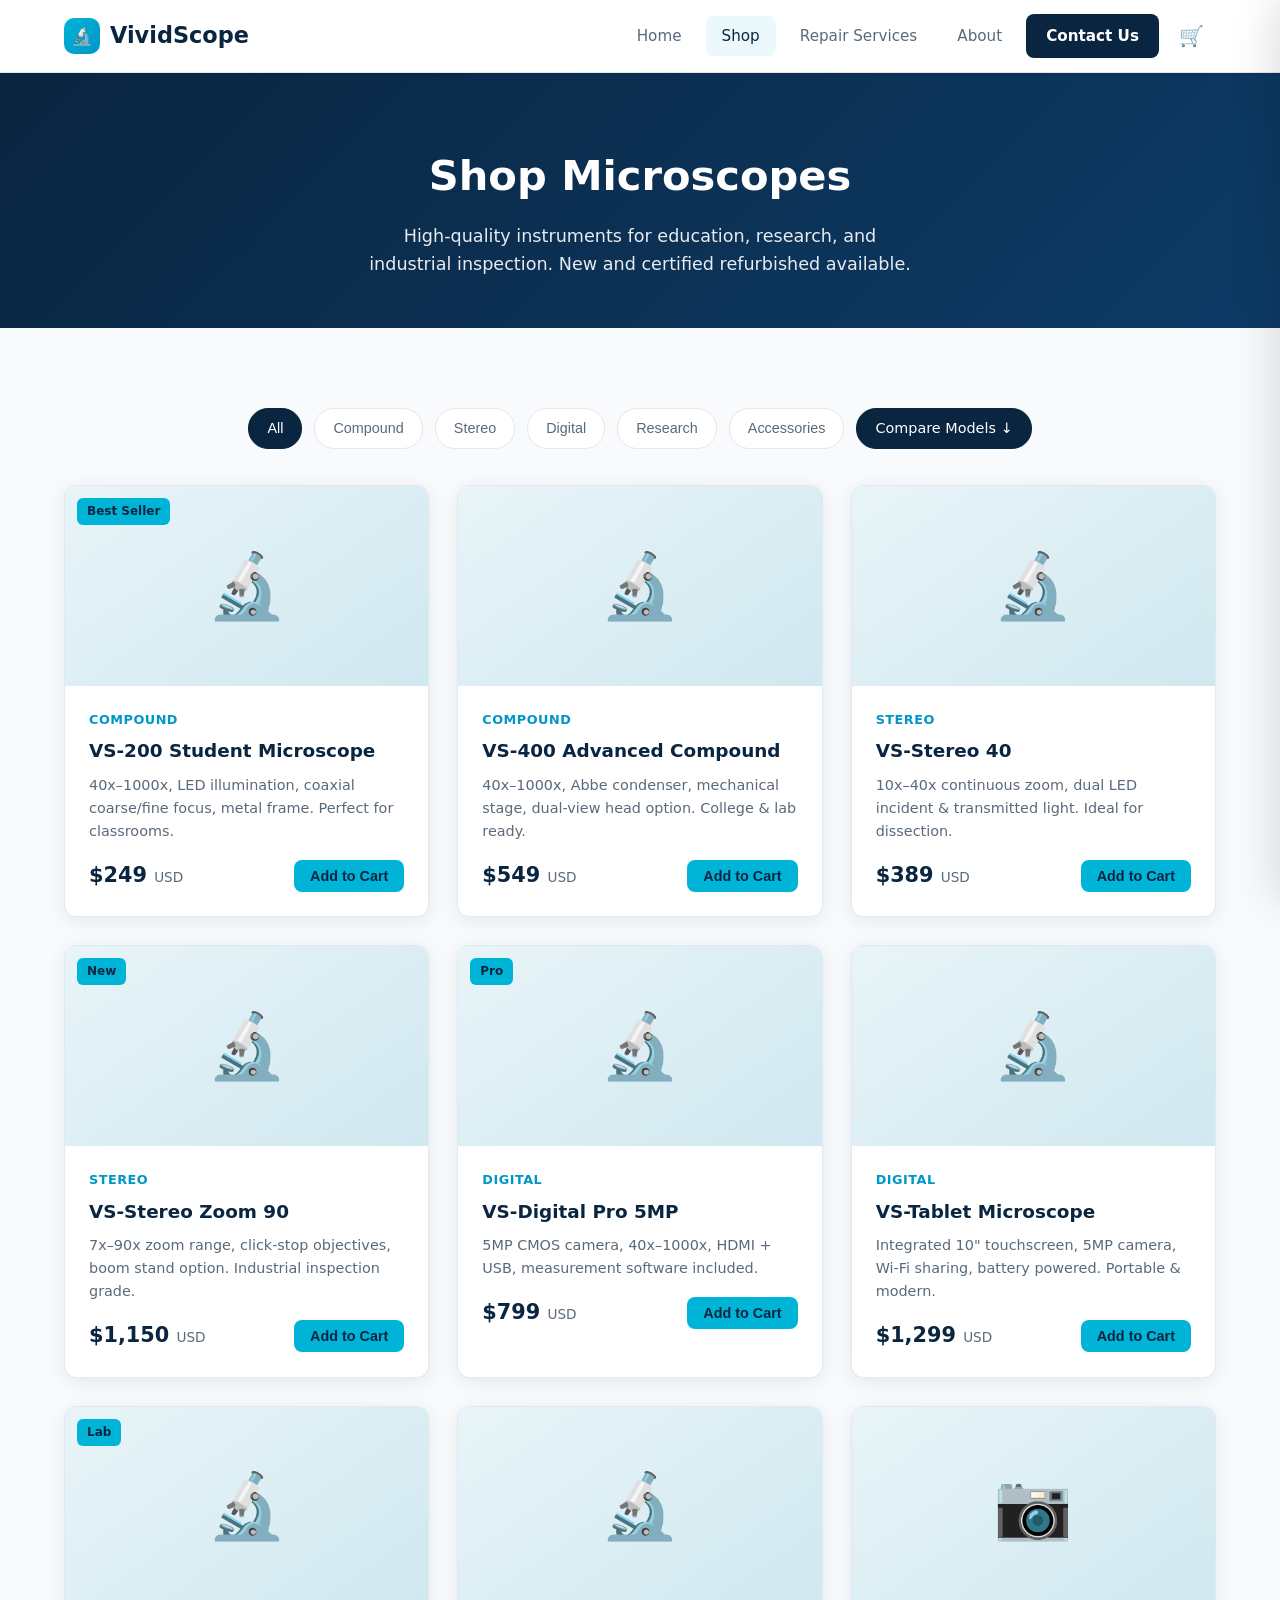
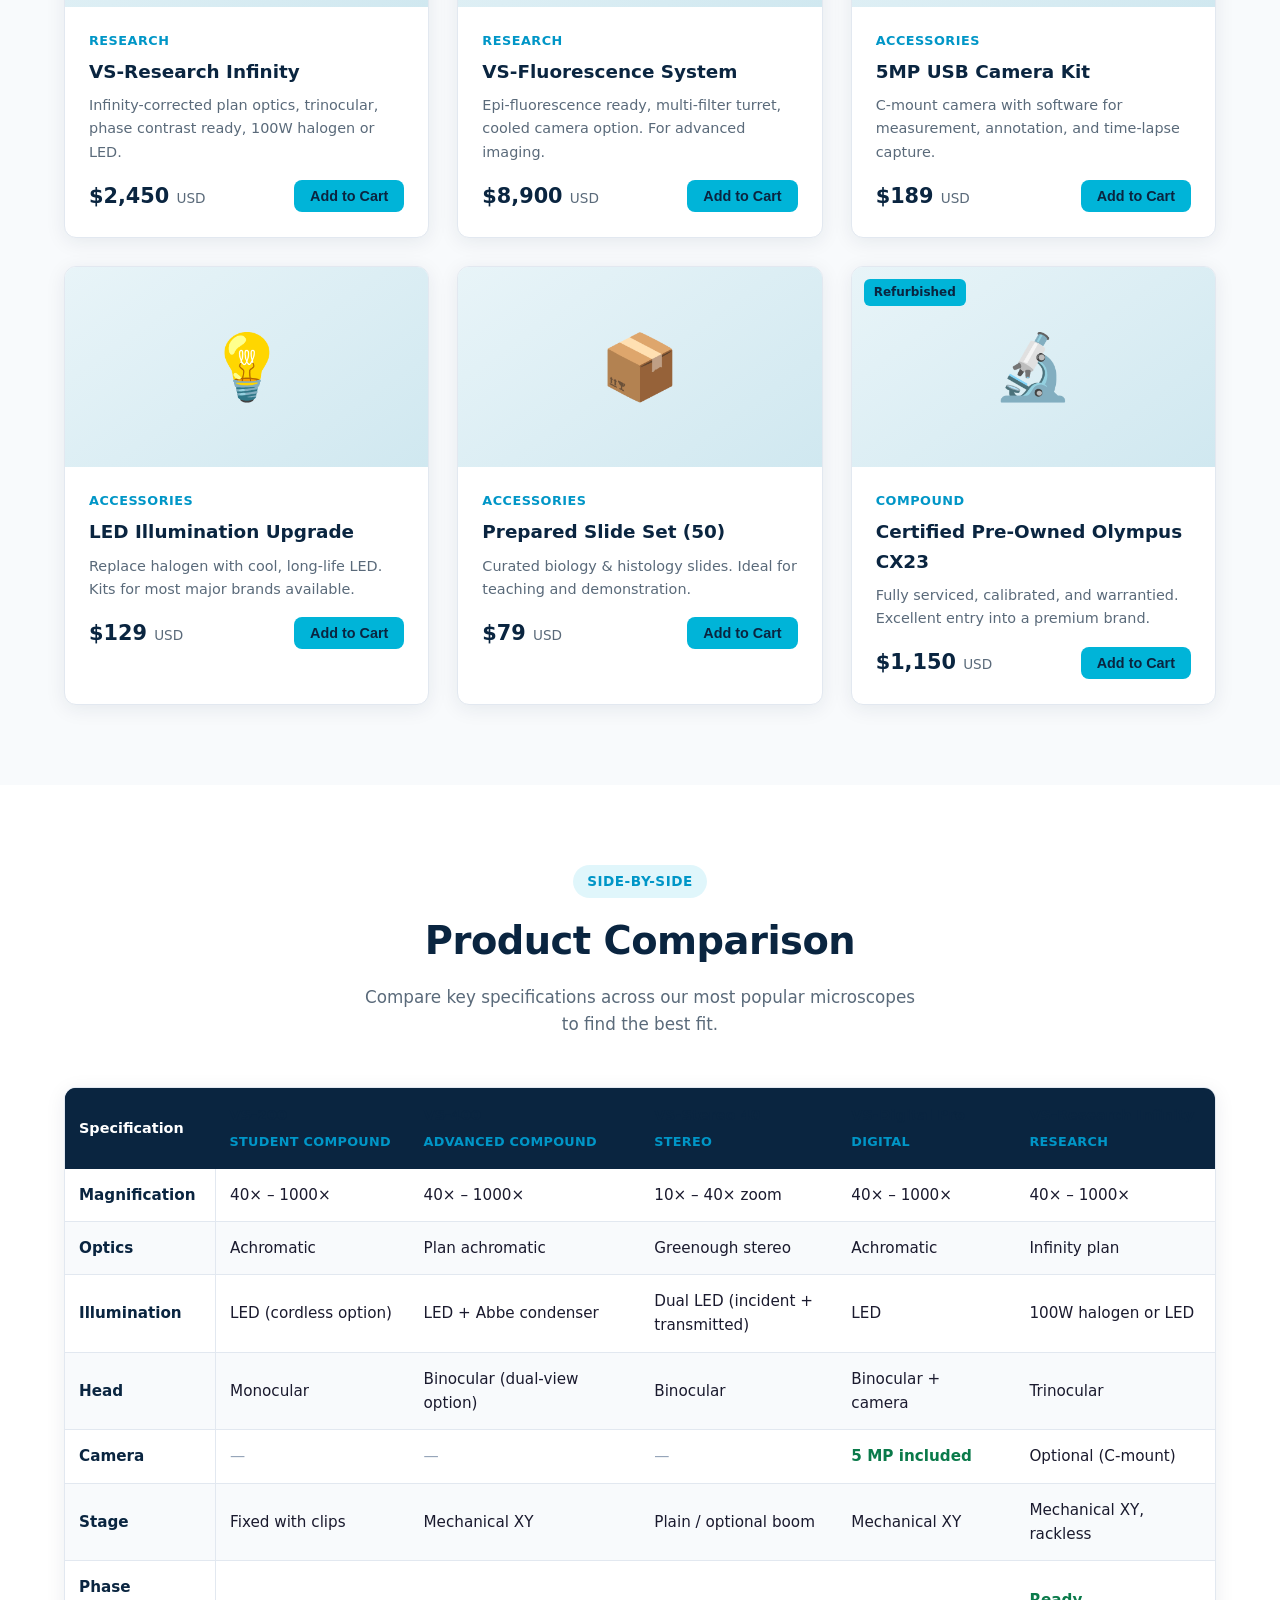
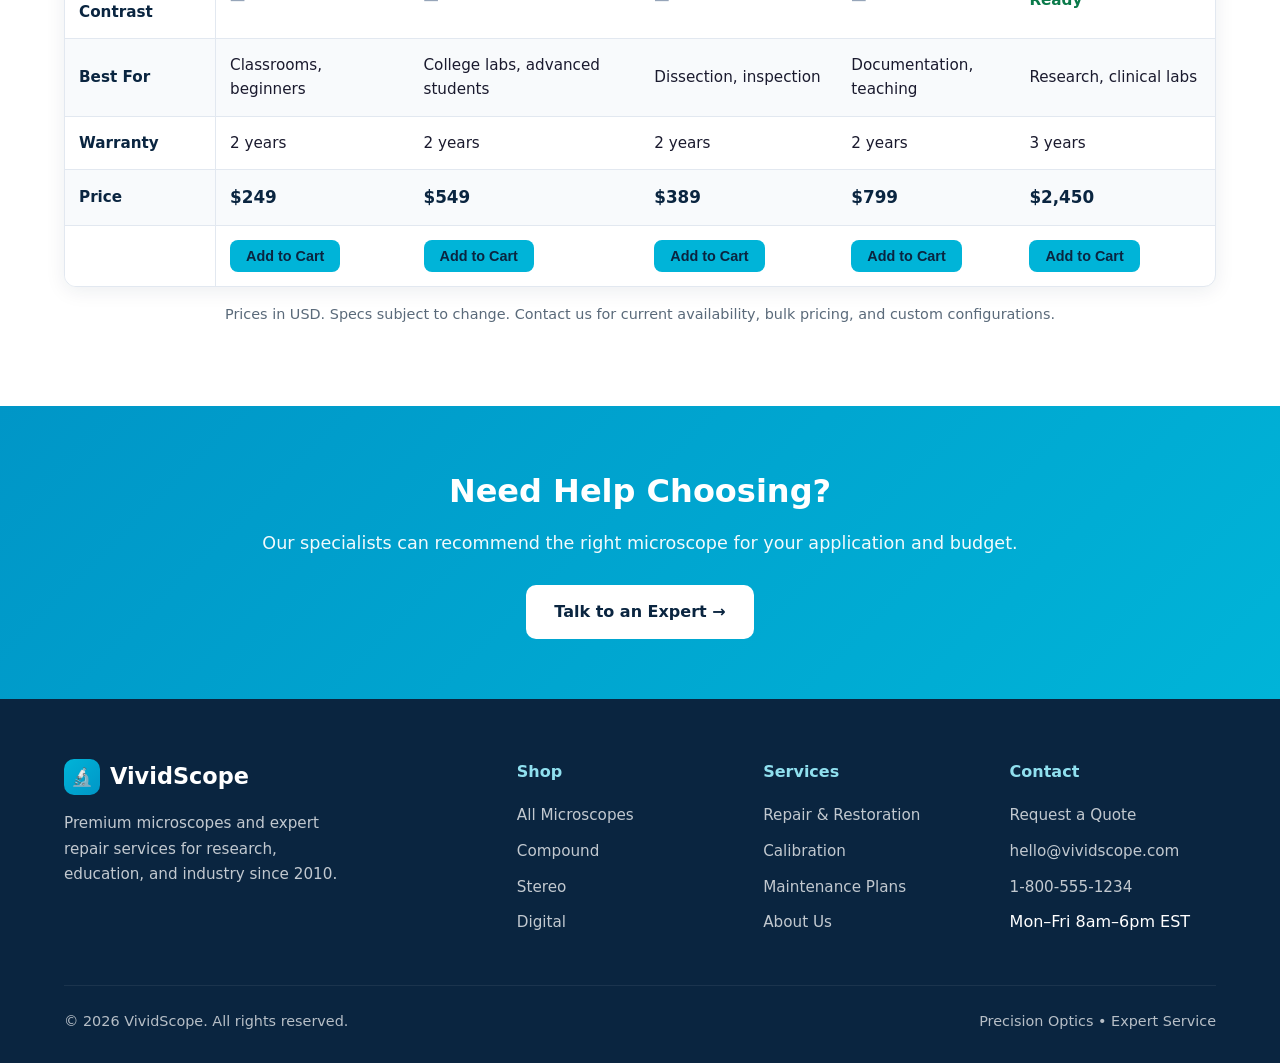
<file: products.html>
<!DOCTYPE html>
<html lang="en">
<head>
  <meta charset="UTF-8">
  <meta name="viewport" content="width=device-width, initial-scale=1.0">
  <title>Shop Microscopes – VividScope</title>
  <meta name="description" content="Browse compound, stereo, digital, and research microscopes. New and certified refurbished instruments.">
  <link rel="stylesheet" href="styles.css">
</head>
<body>
  <header class="header">
    <div class="container nav">
      <a href="index.html" class="logo">
        <div class="logo-icon">🔬</div>
        VividScope
      </a>
      <nav class="nav-links" id="navLinks">
        <a href="index.html">Home</a>
        <a href="products.html" class="active">Shop</a>
        <a href="repair.html">Repair Services</a>
        <a href="about.html">About</a>
        <a href="contact.html" class="nav-cta">Contact Us</a>
      </nav>
      <button type="button" class="cart-btn" aria-label="Open cart">
        🛒<span class="cart-badge">0</span>
      </button>
      <button class="mobile-toggle" id="mobileToggle" aria-label="Menu">
        <span></span><span></span><span></span>
      </button>
    </div>
  </header>

  <section class="page-hero">
    <div class="container">
      <h1>Shop Microscopes</h1>
      <p>High-quality instruments for education, research, and industrial inspection. New and certified refurbished available.</p>
    </div>
  </section>

  <section class="section">
    <div class="container">
      <div class="filters" id="filters">
        <button class="filter-btn active" data-filter="all">All</button>
        <button class="filter-btn" data-filter="compound">Compound</button>
        <button class="filter-btn" data-filter="stereo">Stereo</button>
        <button class="filter-btn" data-filter="digital">Digital</button>
        <button class="filter-btn" data-filter="research">Research</button>
        <button class="filter-btn" data-filter="accessories">Accessories</button>
        <a href="#compare" class="filter-btn" style="background: var(--primary); color: white; border-color: var(--primary);">Compare Models ↓</a>
      </div>

      <div class="products-grid" id="productGrid">
        <!-- Compound -->
        <div class="product-card" data-category="compound">
          <div class="product-image">
            <span class="product-badge">Best Seller</span>
            🔬
          </div>
          <div class="product-body">
            <div class="product-category">Compound</div>
            <h3>VS-200 Student Microscope</h3>
            <p>40x–1000x, LED illumination, coaxial coarse/fine focus, metal frame. Perfect for classrooms.</p>
            <div class="product-footer">
              <div class="product-price">$249 <span>USD</span></div>
              <button type="button" class="btn btn-primary btn-sm" data-add-to-cart="vs-200">Add to Cart</button>
            </div>
          </div>
        </div>

        <div class="product-card" data-category="compound">
          <div class="product-image">🔬</div>
          <div class="product-body">
            <div class="product-category">Compound</div>
            <h3>VS-400 Advanced Compound</h3>
            <p>40x–1000x, Abbe condenser, mechanical stage, dual-view head option. College & lab ready.</p>
            <div class="product-footer">
              <div class="product-price">$549 <span>USD</span></div>
              <button type="button" class="btn btn-primary btn-sm" data-add-to-cart="vs-400">Add to Cart</button>
            </div>
          </div>
        </div>

        <!-- Stereo -->
        <div class="product-card" data-category="stereo">
          <div class="product-image">🔬</div>
          <div class="product-body">
            <div class="product-category">Stereo</div>
            <h3>VS-Stereo 40</h3>
            <p>10x–40x continuous zoom, dual LED incident & transmitted light. Ideal for dissection.</p>
            <div class="product-footer">
              <div class="product-price">$389 <span>USD</span></div>
              <button type="button" class="btn btn-primary btn-sm" data-add-to-cart="vs-stereo-40">Add to Cart</button>
            </div>
          </div>
        </div>

        <div class="product-card" data-category="stereo">
          <div class="product-image">
            <span class="product-badge">New</span>
            🔬
          </div>
          <div class="product-body">
            <div class="product-category">Stereo</div>
            <h3>VS-Stereo Zoom 90</h3>
            <p>7x–90x zoom range, click-stop objectives, boom stand option. Industrial inspection grade.</p>
            <div class="product-footer">
              <div class="product-price">$1,150 <span>USD</span></div>
              <button type="button" class="btn btn-primary btn-sm" data-add-to-cart="vs-stereo-90">Add to Cart</button>
            </div>
          </div>
        </div>

        <!-- Digital -->
        <div class="product-card" data-category="digital">
          <div class="product-image">
            <span class="product-badge">Pro</span>
            🔬
          </div>
          <div class="product-body">
            <div class="product-category">Digital</div>
            <h3>VS-Digital Pro 5MP</h3>
            <p>5MP CMOS camera, 40x–1000x, HDMI + USB, measurement software included.</p>
            <div class="product-footer">
              <div class="product-price">$799 <span>USD</span></div>
              <button type="button" class="btn btn-primary btn-sm" data-add-to-cart="vs-digital-pro">Add to Cart</button>
            </div>
          </div>
        </div>

        <div class="product-card" data-category="digital">
          <div class="product-image">🔬</div>
          <div class="product-body">
            <div class="product-category">Digital</div>
            <h3>VS-Tablet Microscope</h3>
            <p>Integrated 10" touchscreen, 5MP camera, Wi-Fi sharing, battery powered. Portable & modern.</p>
            <div class="product-footer">
              <div class="product-price">$1,299 <span>USD</span></div>
              <button type="button" class="btn btn-primary btn-sm" data-add-to-cart="vs-tablet">Add to Cart</button>
            </div>
          </div>
        </div>

        <!-- Research -->
        <div class="product-card" data-category="research">
          <div class="product-image">
            <span class="product-badge">Lab</span>
            🔬
          </div>
          <div class="product-body">
            <div class="product-category">Research</div>
            <h3>VS-Research Infinity</h3>
            <p>Infinity-corrected plan optics, trinocular, phase contrast ready, 100W halogen or LED.</p>
            <div class="product-footer">
              <div class="product-price">$2,450 <span>USD</span></div>
              <button type="button" class="btn btn-primary btn-sm" data-add-to-cart="vs-research">Add to Cart</button>
            </div>
          </div>
        </div>

        <div class="product-card" data-category="research">
          <div class="product-image">🔬</div>
          <div class="product-body">
            <div class="product-category">Research</div>
            <h3>VS-Fluorescence System</h3>
            <p>Epi-fluorescence ready, multi-filter turret, cooled camera option. For advanced imaging.</p>
            <div class="product-footer">
              <div class="product-price">$8,900 <span>USD</span></div>
              <button type="button" class="btn btn-primary btn-sm" data-add-to-cart="vs-fluorescence">Add to Cart</button>
            </div>
          </div>
        </div>

        <!-- Accessories -->
        <div class="product-card" data-category="accessories">
          <div class="product-image">📷</div>
          <div class="product-body">
            <div class="product-category">Accessories</div>
            <h3>5MP USB Camera Kit</h3>
            <p>C-mount camera with software for measurement, annotation, and time-lapse capture.</p>
            <div class="product-footer">
              <div class="product-price">$189 <span>USD</span></div>
              <button type="button" class="btn btn-primary btn-sm" data-add-to-cart="cam-5mp">Add to Cart</button>
            </div>
          </div>
        </div>

        <div class="product-card" data-category="accessories">
          <div class="product-image">💡</div>
          <div class="product-body">
            <div class="product-category">Accessories</div>
            <h3>LED Illumination Upgrade</h3>
            <p>Replace halogen with cool, long-life LED. Kits for most major brands available.</p>
            <div class="product-footer">
              <div class="product-price">$129 <span>USD</span></div>
              <button type="button" class="btn btn-primary btn-sm" data-add-to-cart="led-upgrade">Add to Cart</button>
            </div>
          </div>
        </div>

        <div class="product-card" data-category="accessories">
          <div class="product-image">📦</div>
          <div class="product-body">
            <div class="product-category">Accessories</div>
            <h3>Prepared Slide Set (50)</h3>
            <p>Curated biology & histology slides. Ideal for teaching and demonstration.</p>
            <div class="product-footer">
              <div class="product-price">$79 <span>USD</span></div>
              <button type="button" class="btn btn-primary btn-sm" data-add-to-cart="slides-50">Add to Cart</button>
            </div>
          </div>
        </div>

        <div class="product-card" data-category="compound">
          <div class="product-image">
            <span class="product-badge">Refurbished</span>
            🔬
          </div>
          <div class="product-body">
            <div class="product-category">Compound</div>
            <h3>Certified Pre-Owned Olympus CX23</h3>
            <p>Fully serviced, calibrated, and warrantied. Excellent entry into a premium brand.</p>
            <div class="product-footer">
              <div class="product-price">$1,150 <span>USD</span></div>
              <button type="button" class="btn btn-primary btn-sm" data-add-to-cart="olympus-cx23">Add to Cart</button>
            </div>
          </div>
        </div>
      </div>
    </div>
  </section>

  <!-- Product Comparison -->
  <section class="section" style="background: white;" id="compare">
    <div class="container">
      <div class="section-header">
        <span class="label">Side-by-Side</span>
        <h2>Product Comparison</h2>
        <p>Compare key specifications across our most popular microscopes to find the best fit.</p>
      </div>

      <div class="comparison-wrapper">
        <table class="comparison-table">
          <thead>
            <tr>
              <th>Specification</th>
              <th>
                <span class="model-name">VS-200</span>
                <span class="model-type">Student Compound</span>
              </th>
              <th>
                <span class="model-name">VS-400</span>
                <span class="model-type">Advanced Compound</span>
              </th>
              <th>
                <span class="model-name">VS-Stereo 40</span>
                <span class="model-type">Stereo</span>
              </th>
              <th>
                <span class="model-name">VS-Digital Pro</span>
                <span class="model-type">Digital</span>
              </th>
              <th>
                <span class="model-name">VS-Research Infinity</span>
                <span class="model-type">Research</span>
              </th>
            </tr>
          </thead>
          <tbody>
            <tr>
              <td>Magnification</td>
              <td>40× – 1000×</td>
              <td>40× – 1000×</td>
              <td>10× – 40× zoom</td>
              <td>40× – 1000×</td>
              <td>40× – 1000×</td>
            </tr>
            <tr>
              <td>Optics</td>
              <td>Achromatic</td>
              <td>Plan achromatic</td>
              <td>Greenough stereo</td>
              <td>Achromatic</td>
              <td>Infinity plan</td>
            </tr>
            <tr>
              <td>Illumination</td>
              <td>LED (cordless option)</td>
              <td>LED + Abbe condenser</td>
              <td>Dual LED (incident + transmitted)</td>
              <td>LED</td>
              <td>100W halogen or LED</td>
            </tr>
            <tr>
              <td>Head</td>
              <td>Monocular</td>
              <td>Binocular (dual-view option)</td>
              <td>Binocular</td>
              <td>Binocular + camera</td>
              <td>Trinocular</td>
            </tr>
            <tr>
              <td>Camera</td>
              <td><span class="cross">—</span></td>
              <td><span class="cross">—</span></td>
              <td><span class="cross">—</span></td>
              <td><span class="check">5 MP included</span></td>
              <td>Optional (C-mount)</td>
            </tr>
            <tr>
              <td>Stage</td>
              <td>Fixed with clips</td>
              <td>Mechanical XY</td>
              <td>Plain / optional boom</td>
              <td>Mechanical XY</td>
              <td>Mechanical XY, rackless</td>
            </tr>
            <tr>
              <td>Phase Contrast</td>
              <td><span class="cross">—</span></td>
              <td><span class="cross">—</span></td>
              <td><span class="cross">—</span></td>
              <td><span class="cross">—</span></td>
              <td><span class="check">Ready</span></td>
            </tr>
            <tr>
              <td>Best For</td>
              <td>Classrooms, beginners</td>
              <td>College labs, advanced students</td>
              <td>Dissection, inspection</td>
              <td>Documentation, teaching</td>
              <td>Research, clinical labs</td>
            </tr>
            <tr>
              <td>Warranty</td>
              <td>2 years</td>
              <td>2 years</td>
              <td>2 years</td>
              <td>2 years</td>
              <td>3 years</td>
            </tr>
            <tr>
              <td>Price</td>
              <td class="price-cell">$249</td>
              <td class="price-cell">$549</td>
              <td class="price-cell">$389</td>
              <td class="price-cell">$799</td>
              <td class="price-cell">$2,450</td>
            </tr>
            <tr>
              <td></td>
              <td><button type="button" class="btn btn-primary btn-sm" data-add-to-cart="vs-200">Add to Cart</button></td>
              <td><button type="button" class="btn btn-primary btn-sm" data-add-to-cart="vs-400">Add to Cart</button></td>
              <td><button type="button" class="btn btn-primary btn-sm" data-add-to-cart="vs-stereo-40">Add to Cart</button></td>
              <td><button type="button" class="btn btn-primary btn-sm" data-add-to-cart="vs-digital-pro">Add to Cart</button></td>
              <td><button type="button" class="btn btn-primary btn-sm" data-add-to-cart="vs-research">Add to Cart</button></td>
            </tr>
          </tbody>
        </table>
      </div>
      <p class="comparison-note">Prices in USD. Specs subject to change. Contact us for current availability, bulk pricing, and custom configurations.</p>
    </div>
  </section>

  <section class="cta-banner">
    <div class="container">
      <h2>Need Help Choosing?</h2>
      <p>Our specialists can recommend the right microscope for your application and budget.</p>
      <a href="contact.html" class="btn">Talk to an Expert →</a>
    </div>
  </section>

  <footer class="footer">
    <div class="container">
      <div class="footer-grid">
        <div class="footer-brand">
          <a href="index.html" class="logo">
            <div class="logo-icon">🔬</div>
            VividScope
          </a>
          <p>Premium microscopes and expert repair services for research, education, and industry since 2010.</p>
        </div>
        <div>
          <h4>Shop</h4>
          <ul>
            <li><a href="products.html">All Microscopes</a></li>
            <li><a href="products.html">Compound</a></li>
            <li><a href="products.html">Stereo</a></li>
            <li><a href="products.html">Digital</a></li>
          </ul>
        </div>
        <div>
          <h4>Services</h4>
          <ul>
            <li><a href="repair.html">Repair & Restoration</a></li>
            <li><a href="repair.html">Calibration</a></li>
            <li><a href="repair.html">Maintenance Plans</a></li>
            <li><a href="about.html">About Us</a></li>
          </ul>
        </div>
        <div>
          <h4>Contact</h4>
          <ul>
            <li><a href="contact.html">Request a Quote</a></li>
            <li><a href="mailto:hello@vividscope.com">hello@vividscope.com</a></li>
            <li><a href="tel:+18005551234">1-800-555-1234</a></li>
            <li>Mon–Fri 8am–6pm EST</li>
          </ul>
        </div>
      </div>
      <div class="footer-bottom">
        <span>© 2026 VividScope. All rights reserved.</span>
        <span>Precision Optics • Expert Service</span>
      </div>
    </div>
  </footer>

  <!-- Cart Drawer -->
  <div class="cart-overlay" id="cartOverlay"></div>
  <div class="cart-drawer" id="cartDrawer">
    <div class="cart-header">
      <h3>Your Cart</h3>
      <button type="button" class="cart-close" aria-label="Close cart">×</button>
    </div>
    <div class="cart-body">
      <div class="cart-empty" id="cartEmpty">
        <div class="empty-icon">🛒</div>
        <p>Your cart is empty</p>
        <a href="products.html" class="btn btn-primary btn-sm" style="margin-top:16px;" onclick="closeCart()">Browse Products</a>
      </div>
      <div id="cartItems"></div>
    </div>
    <div class="cart-footer" id="cartFooter" style="display:none;">
      <div class="cart-total-row">
        <span>Subtotal</span>
        <strong id="cartTotal">$0</strong>
      </div>
      <button type="button" class="btn btn-primary btn-full" data-checkout>Proceed to Checkout →</button>
    </div>
  </div>

  <script src="cart.js"></script>
  <script>
    const toggle = document.getElementById('mobileToggle');
    const nav = document.getElementById('navLinks');
    toggle.addEventListener('click', () => nav.classList.toggle('open'));

    // Filter products
    const filterBtns = document.querySelectorAll('.filter-btn');
    const products = document.querySelectorAll('.product-card');

    filterBtns.forEach(btn => {
      btn.addEventListener('click', () => {
        // Skip the compare link (it's an <a>, not a filter button with data-filter only on buttons)
        if (!btn.dataset.filter) return;
        filterBtns.forEach(b => b.classList.remove('active'));
        btn.classList.add('active');
        const filter = btn.dataset.filter;
        products.forEach(card => {
          if (filter === 'all' || card.dataset.category === filter) {
            card.style.display = '';
          } else {
            card.style.display = 'none';
          }
        });
      });
    });
  </script>
</body>
</html>
</file>
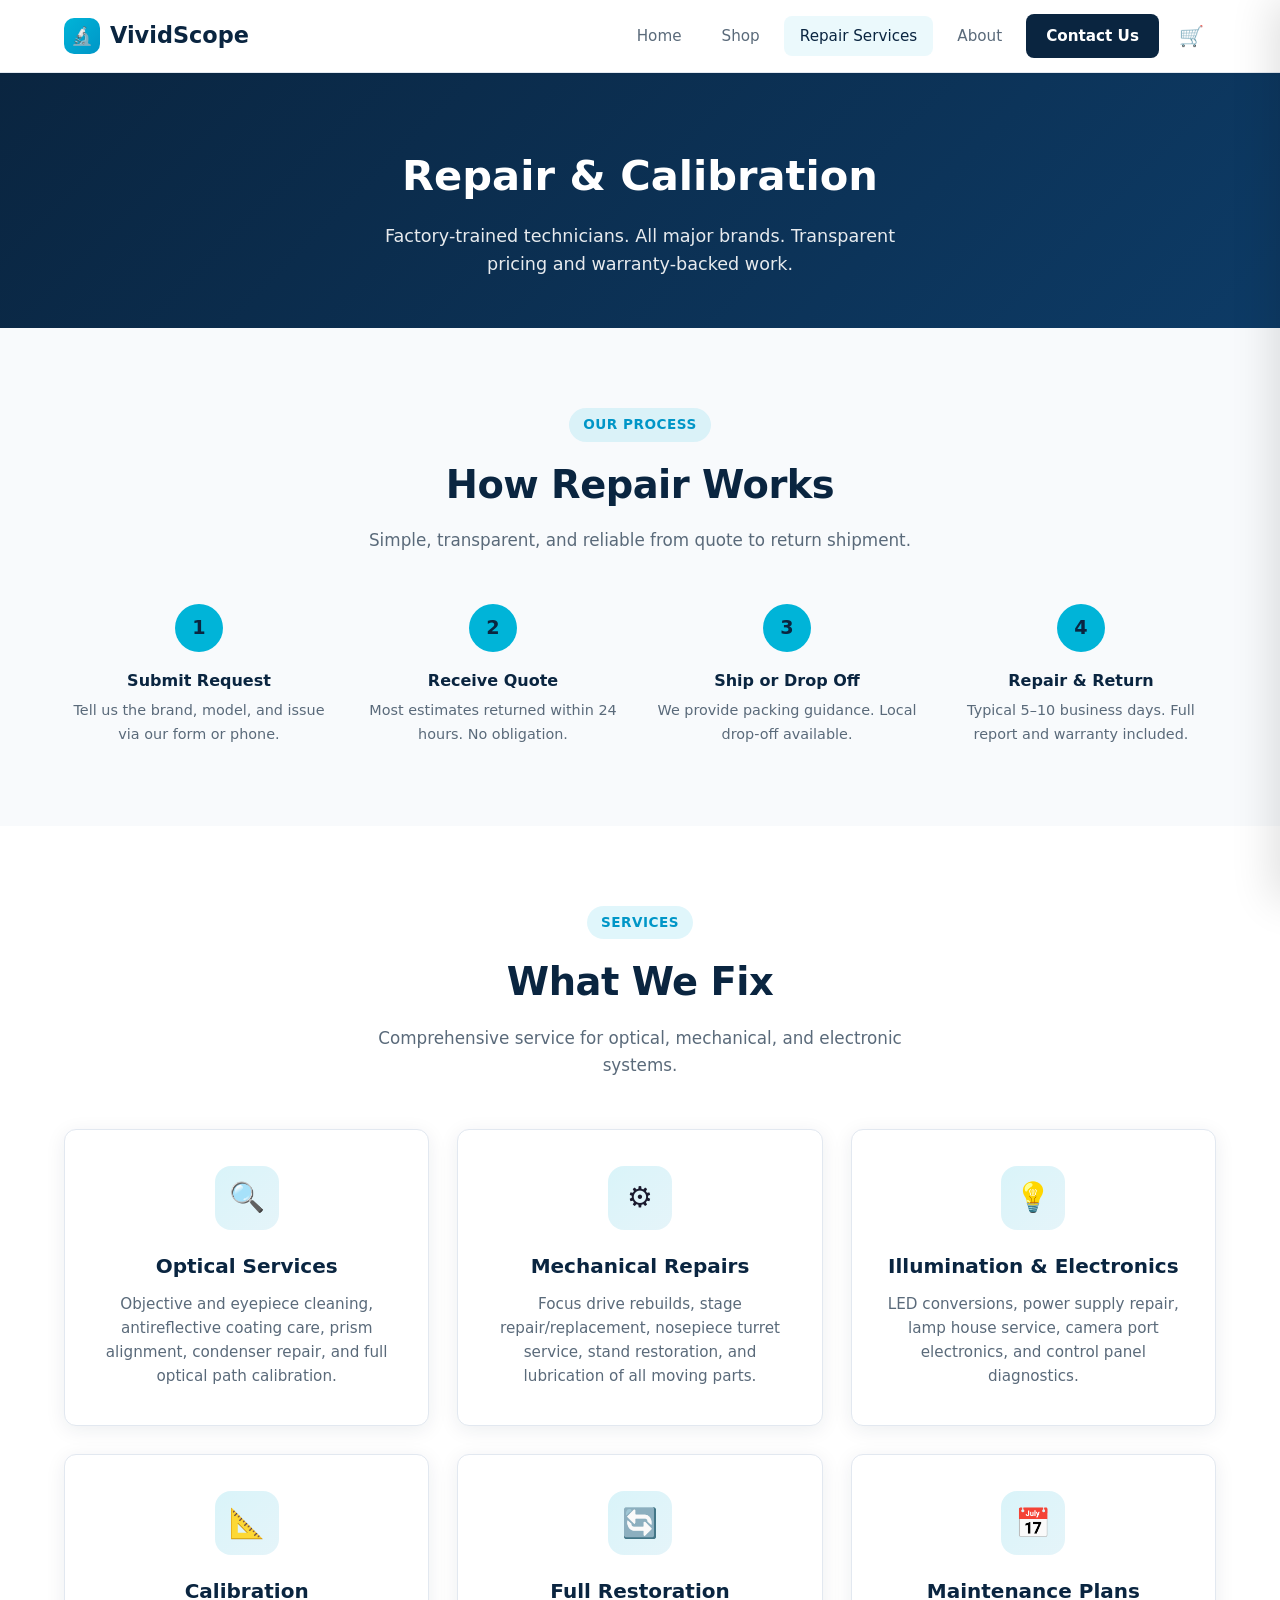
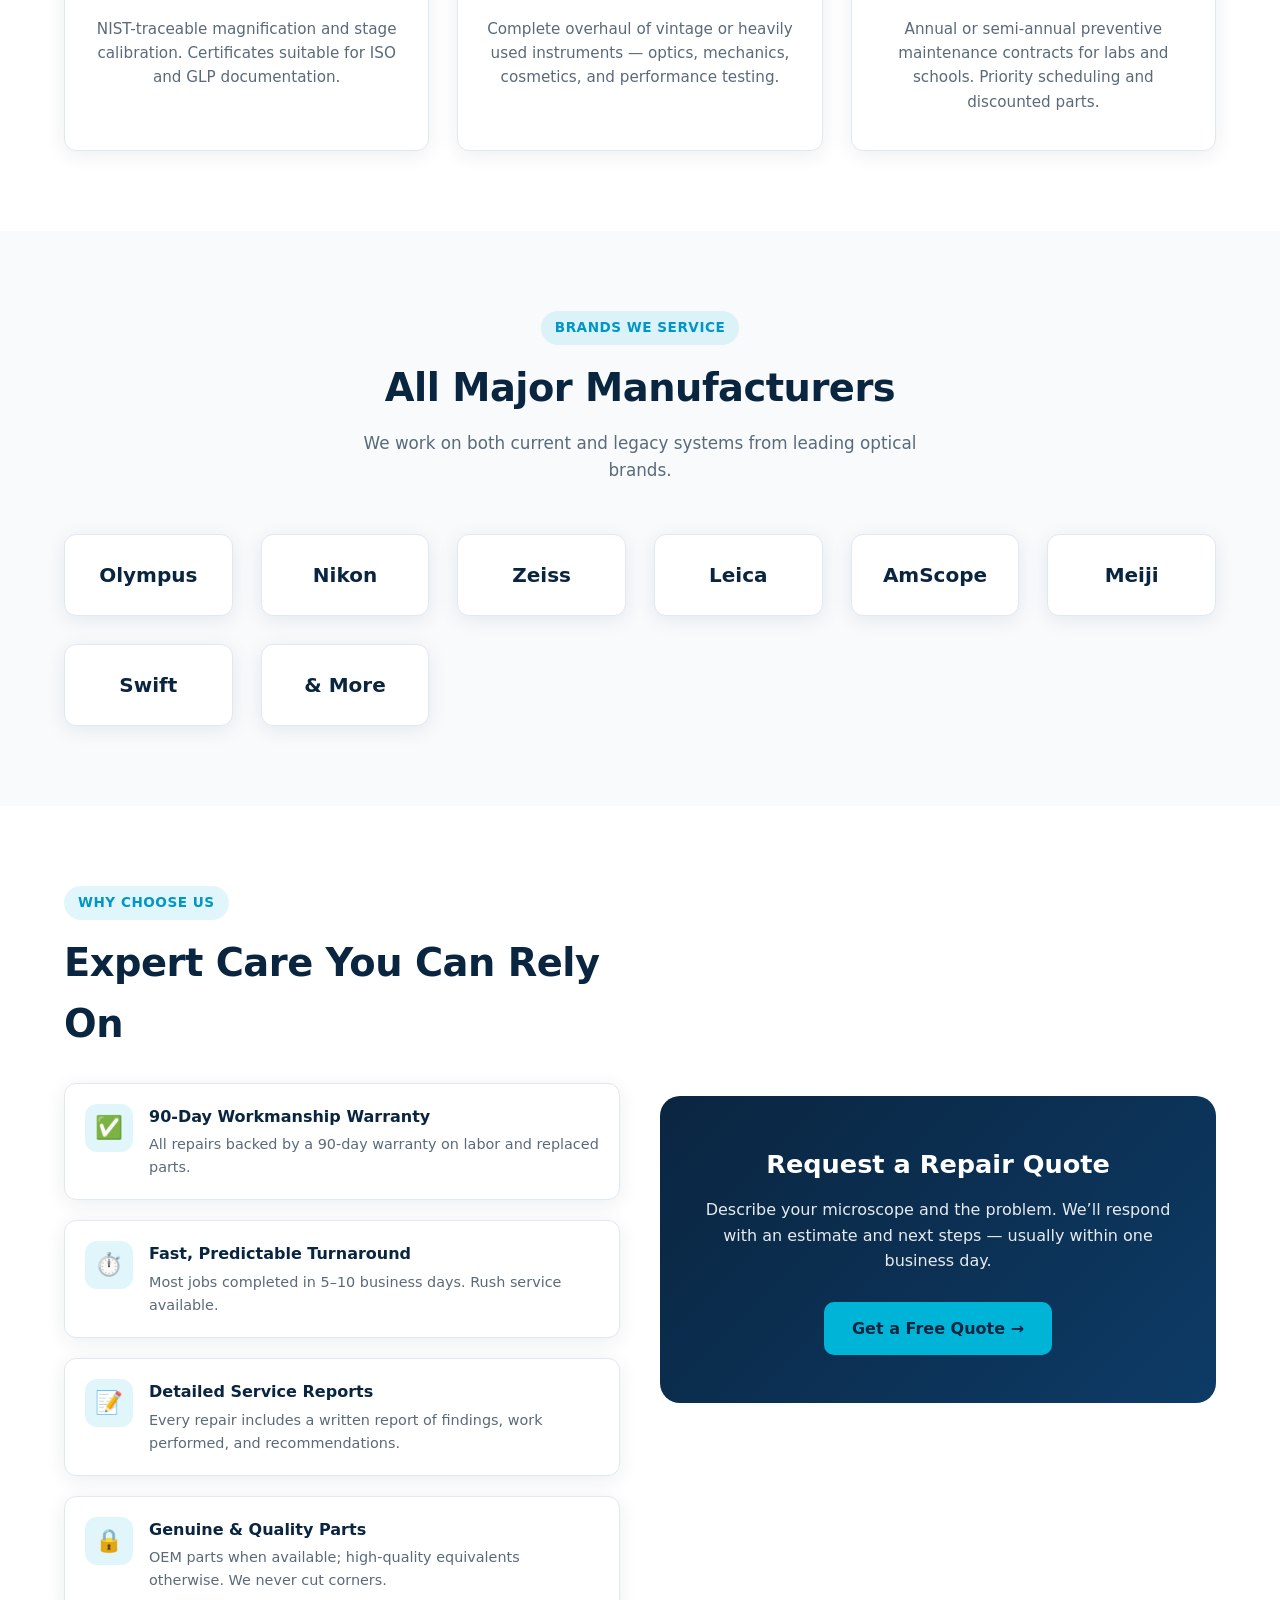
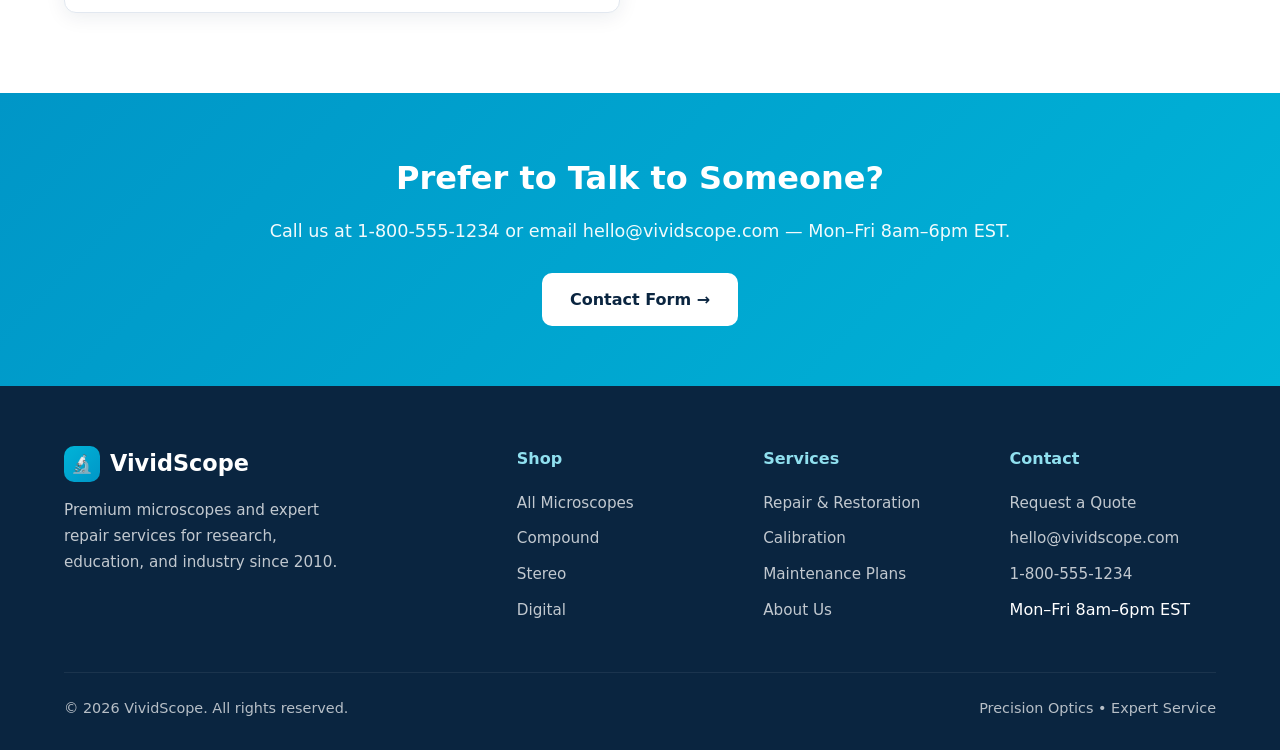
<file: repair.html>
<!DOCTYPE html>
<html lang="en">
<head>
  <meta charset="UTF-8">
  <meta name="viewport" content="width=device-width, initial-scale=1.0">
  <title>Repair Services – VividScope</title>
  <meta name="description" content="Expert microscope repair, calibration, and restoration. All major brands. Fast turnaround and warranty on work.">
  <link rel="stylesheet" href="styles.css">
</head>
<body>
  <header class="header">
    <div class="container nav">
      <a href="index.html" class="logo">
        <div class="logo-icon">🔬</div>
        VividScope
      </a>
      <nav class="nav-links" id="navLinks">
        <a href="index.html">Home</a>
        <a href="products.html">Shop</a>
        <a href="repair.html" class="active">Repair Services</a>
        <a href="about.html">About</a>
        <a href="contact.html" class="nav-cta">Contact Us</a>
      </nav>
      <button type="button" class="cart-btn" aria-label="Open cart">
        🛒<span class="cart-badge">0</span>
      </button>
      <button class="mobile-toggle" id="mobileToggle" aria-label="Menu">
        <span></span><span></span><span></span>
      </button>
    </div>
  </header>

  <section class="page-hero">
    <div class="container">
      <h1>Repair & Calibration</h1>
      <p>Factory-trained technicians. All major brands. Transparent pricing and warranty-backed work.</p>
    </div>
  </section>

  <section class="section">
    <div class="container">
      <div class="section-header">
        <span class="label">Our Process</span>
        <h2>How Repair Works</h2>
        <p>Simple, transparent, and reliable from quote to return shipment.</p>
      </div>
      <div class="process-steps">
        <div class="step">
          <div class="step-number">1</div>
          <h4>Submit Request</h4>
          <p>Tell us the brand, model, and issue via our form or phone.</p>
        </div>
        <div class="step">
          <div class="step-number">2</div>
          <h4>Receive Quote</h4>
          <p>Most estimates returned within 24 hours. No obligation.</p>
        </div>
        <div class="step">
          <div class="step-number">3</div>
          <h4>Ship or Drop Off</h4>
          <p>We provide packing guidance. Local drop-off available.</p>
        </div>
        <div class="step">
          <div class="step-number">4</div>
          <h4>Repair & Return</h4>
          <p>Typical 5–10 business days. Full report and warranty included.</p>
        </div>
      </div>
    </div>
  </section>

  <section class="section" style="background: white;">
    <div class="container">
      <div class="section-header">
        <span class="label">Services</span>
        <h2>What We Fix</h2>
        <p>Comprehensive service for optical, mechanical, and electronic systems.</p>
      </div>
      <div class="features-grid">
        <div class="feature-card">
          <div class="feature-icon">🔍</div>
          <h3>Optical Services</h3>
          <p>Objective and eyepiece cleaning, antireflective coating care, prism alignment, condenser repair, and full optical path calibration.</p>
        </div>
        <div class="feature-card">
          <div class="feature-icon">⚙️</div>
          <h3>Mechanical Repairs</h3>
          <p>Focus drive rebuilds, stage repair/replacement, nosepiece turret service, stand restoration, and lubrication of all moving parts.</p>
        </div>
        <div class="feature-card">
          <div class="feature-icon">💡</div>
          <h3>Illumination & Electronics</h3>
          <p>LED conversions, power supply repair, lamp house service, camera port electronics, and control panel diagnostics.</p>
        </div>
        <div class="feature-card">
          <div class="feature-icon">📐</div>
          <h3>Calibration</h3>
          <p>NIST-traceable magnification and stage calibration. Certificates suitable for ISO and GLP documentation.</p>
        </div>
        <div class="feature-card">
          <div class="feature-icon">🔄</div>
          <h3>Full Restoration</h3>
          <p>Complete overhaul of vintage or heavily used instruments — optics, mechanics, cosmetics, and performance testing.</p>
        </div>
        <div class="feature-card">
          <div class="feature-icon">📅</div>
          <h3>Maintenance Plans</h3>
          <p>Annual or semi-annual preventive maintenance contracts for labs and schools. Priority scheduling and discounted parts.</p>
        </div>
      </div>
    </div>
  </section>

  <section class="section">
    <div class="container">
      <div class="section-header">
        <span class="label">Brands We Service</span>
        <h2>All Major Manufacturers</h2>
        <p>We work on both current and legacy systems from leading optical brands.</p>
      </div>
      <div class="features-grid" style="grid-template-columns: repeat(auto-fit, minmax(160px, 1fr)); text-align: center;">
        <div class="feature-card" style="padding: 24px;">
          <h3 style="margin:0;">Olympus</h3>
        </div>
        <div class="feature-card" style="padding: 24px;">
          <h3 style="margin:0;">Nikon</h3>
        </div>
        <div class="feature-card" style="padding: 24px;">
          <h3 style="margin:0;">Zeiss</h3>
        </div>
        <div class="feature-card" style="padding: 24px;">
          <h3 style="margin:0;">Leica</h3>
        </div>
        <div class="feature-card" style="padding: 24px;">
          <h3 style="margin:0;">AmScope</h3>
        </div>
        <div class="feature-card" style="padding: 24px;">
          <h3 style="margin:0;">Meiji</h3>
        </div>
        <div class="feature-card" style="padding: 24px;">
          <h3 style="margin:0;">Swift</h3>
        </div>
        <div class="feature-card" style="padding: 24px;">
          <h3 style="margin:0;">& More</h3>
        </div>
      </div>
    </div>
  </section>

  <section class="section" style="background: white;">
    <div class="container">
      <div class="repair-grid">
        <div>
          <div class="section-header" style="text-align: left; margin-bottom: 28px;">
            <span class="label">Why Choose Us</span>
            <h2 style="text-align: left;">Expert Care You Can Rely On</h2>
          </div>
          <div class="repair-list">
            <div class="repair-item">
              <div class="icon">✅</div>
              <div>
                <h4>90-Day Workmanship Warranty</h4>
                <p>All repairs backed by a 90-day warranty on labor and replaced parts.</p>
              </div>
            </div>
            <div class="repair-item">
              <div class="icon">⏱️</div>
              <div>
                <h4>Fast, Predictable Turnaround</h4>
                <p>Most jobs completed in 5–10 business days. Rush service available.</p>
              </div>
            </div>
            <div class="repair-item">
              <div class="icon">📝</div>
              <div>
                <h4>Detailed Service Reports</h4>
                <p>Every repair includes a written report of findings, work performed, and recommendations.</p>
              </div>
            </div>
            <div class="repair-item">
              <div class="icon">🔒</div>
              <div>
                <h4>Genuine & Quality Parts</h4>
                <p>OEM parts when available; high-quality equivalents otherwise. We never cut corners.</p>
              </div>
            </div>
          </div>
        </div>
        <div class="repair-cta-box">
          <h3>Request a Repair Quote</h3>
          <p>Describe your microscope and the problem. We’ll respond with an estimate and next steps — usually within one business day.</p>
          <a href="contact.html" class="btn btn-primary">Get a Free Quote →</a>
        </div>
      </div>
    </div>
  </section>

  <section class="cta-banner">
    <div class="container">
      <h2>Prefer to Talk to Someone?</h2>
      <p>Call us at 1-800-555-1234 or email hello@vividscope.com — Mon–Fri 8am–6pm EST.</p>
      <a href="contact.html" class="btn">Contact Form →</a>
    </div>
  </section>

  <footer class="footer">
    <div class="container">
      <div class="footer-grid">
        <div class="footer-brand">
          <a href="index.html" class="logo">
            <div class="logo-icon">🔬</div>
            VividScope
          </a>
          <p>Premium microscopes and expert repair services for research, education, and industry since 2010.</p>
        </div>
        <div>
          <h4>Shop</h4>
          <ul>
            <li><a href="products.html">All Microscopes</a></li>
            <li><a href="products.html">Compound</a></li>
            <li><a href="products.html">Stereo</a></li>
            <li><a href="products.html">Digital</a></li>
          </ul>
        </div>
        <div>
          <h4>Services</h4>
          <ul>
            <li><a href="repair.html">Repair & Restoration</a></li>
            <li><a href="repair.html">Calibration</a></li>
            <li><a href="repair.html">Maintenance Plans</a></li>
            <li><a href="about.html">About Us</a></li>
          </ul>
        </div>
        <div>
          <h4>Contact</h4>
          <ul>
            <li><a href="contact.html">Request a Quote</a></li>
            <li><a href="mailto:hello@vividscope.com">hello@vividscope.com</a></li>
            <li><a href="tel:+18005551234">1-800-555-1234</a></li>
            <li>Mon–Fri 8am–6pm EST</li>
          </ul>
        </div>
      </div>
      <div class="footer-bottom">
        <span>© 2026 VividScope. All rights reserved.</span>
        <span>Precision Optics • Expert Service</span>
      </div>
    </div>
  </footer>

  <!-- Cart Drawer -->
  <div class="cart-overlay" id="cartOverlay"></div>
  <div class="cart-drawer" id="cartDrawer">
    <div class="cart-header">
      <h3>Your Cart</h3>
      <button type="button" class="cart-close" aria-label="Close cart">×</button>
    </div>
    <div class="cart-body">
      <div class="cart-empty" id="cartEmpty">
        <div class="empty-icon">🛒</div>
        <p>Your cart is empty</p>
        <a href="products.html" class="btn btn-primary btn-sm" style="margin-top:16px;" onclick="closeCart()">Browse Products</a>
      </div>
      <div id="cartItems"></div>
    </div>
    <div class="cart-footer" id="cartFooter" style="display:none;">
      <div class="cart-total-row">
        <span>Subtotal</span>
        <strong id="cartTotal">$0</strong>
      </div>
      <button type="button" class="btn btn-primary btn-full" data-checkout>Proceed to Checkout →</button>
    </div>
  </div>

  <script src="cart.js"></script>
  <script>
    const toggle = document.getElementById('mobileToggle');
    const nav = document.getElementById('navLinks');
    toggle.addEventListener('click', () => nav.classList.toggle('open'));
  </script>
</body>
</html>
</file>
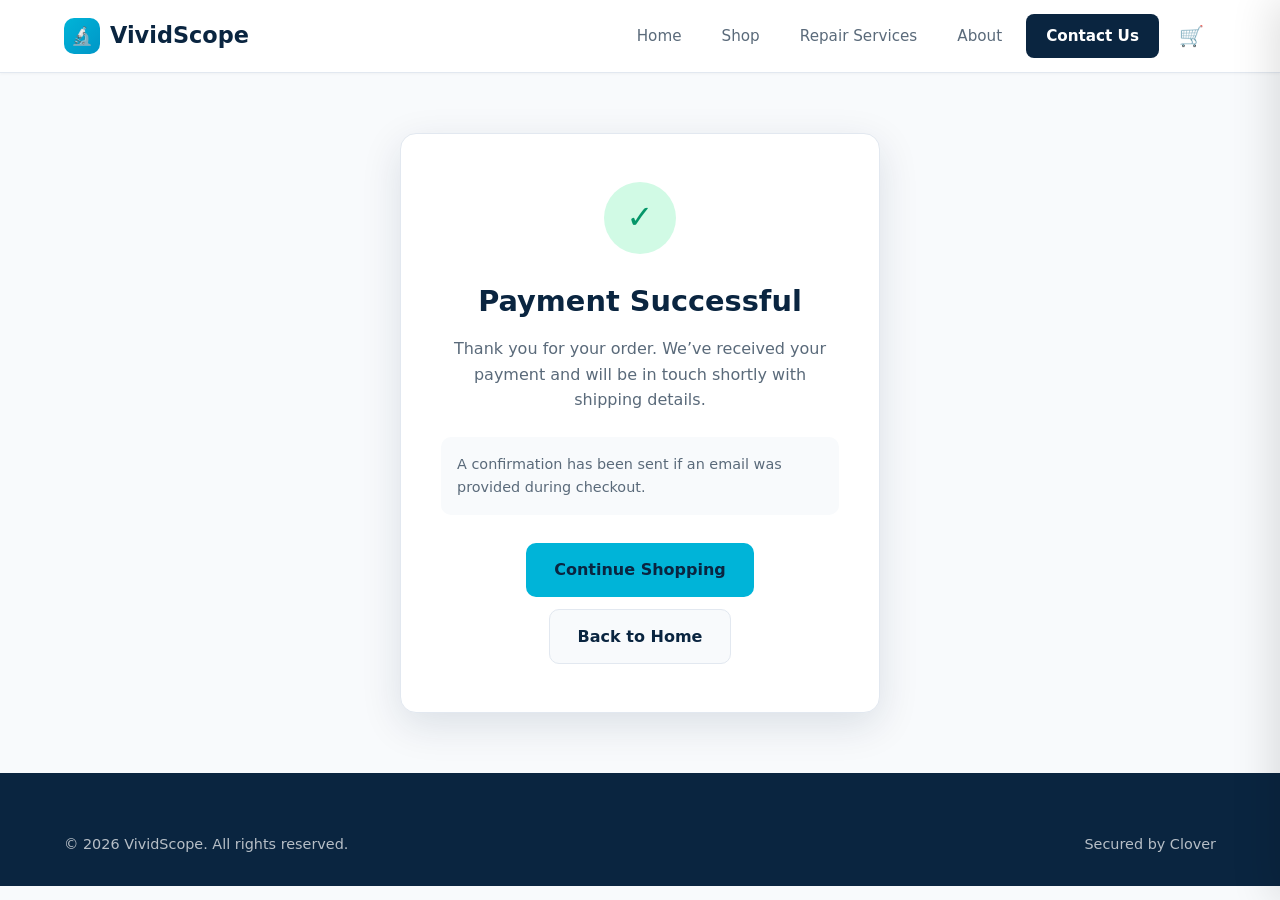
<file: success.html>
<!DOCTYPE html>
<html lang="en">
<head>
  <meta charset="UTF-8">
  <meta name="viewport" content="width=device-width, initial-scale=1.0">
  <title>Payment Successful – VividScope</title>
  <link rel="stylesheet" href="styles.css">
  <style>
    .result-page {
      min-height: 70vh;
      display: flex;
      align-items: center;
      justify-content: center;
      padding: 60px 24px;
    }
    .result-card {
      background: white;
      border-radius: 16px;
      box-shadow: var(--shadow-lg);
      border: 1px solid var(--border);
      padding: 48px 40px;
      text-align: center;
      max-width: 480px;
      width: 100%;
    }
    .result-icon {
      width: 72px;
      height: 72px;
      border-radius: 50%;
      background: #d1fae5;
      color: #059669;
      font-size: 2rem;
      display: flex;
      align-items: center;
      justify-content: center;
      margin: 0 auto 24px;
    }
    .result-card h1 {
      color: var(--primary);
      font-size: 1.8rem;
      margin-bottom: 12px;
    }
    .result-card p {
      color: var(--text-muted);
      margin-bottom: 8px;
      line-height: 1.6;
    }
    .result-meta {
      background: var(--bg);
      border-radius: 10px;
      padding: 16px;
      margin: 24px 0;
      font-size: 0.9rem;
      color: var(--text-muted);
      text-align: left;
    }
    .result-meta strong {
      color: var(--primary);
    }
    .demo-banner {
      background: #fef3c7;
      color: #92400e;
      padding: 10px 16px;
      border-radius: 8px;
      font-size: 0.85rem;
      margin-bottom: 20px;
      font-weight: 600;
    }
    .result-actions {
      display: flex;
      gap: 12px;
      justify-content: center;
      flex-wrap: wrap;
      margin-top: 28px;
    }
  </style>
</head>
<body>
  <header class="header">
    <div class="container nav">
      <a href="index.html" class="logo">
        <div class="logo-icon">🔬</div>
        VividScope
      </a>
      <nav class="nav-links" id="navLinks">
        <a href="index.html">Home</a>
        <a href="products.html">Shop</a>
        <a href="repair.html">Repair Services</a>
        <a href="about.html">About</a>
        <a href="contact.html" class="nav-cta">Contact Us</a>
      </nav>
      <button type="button" class="cart-btn" aria-label="Open cart">
        🛒<span class="cart-badge">0</span>
      </button>
      <button class="mobile-toggle" id="mobileToggle" aria-label="Menu">
        <span></span><span></span><span></span>
      </button>
    </div>
  </header>

  <div class="result-page">
    <div class="result-card">
      <div id="demoBanner" class="demo-banner" style="display:none;">
        Demo mode — no real charge was made. Connect Clover credentials in .env for live payments.
      </div>
      <div class="result-icon">✓</div>
      <h1>Payment Successful</h1>
      <p>Thank you for your order. We’ve received your payment and will be in touch shortly with shipping details.</p>
      <div class="result-meta" id="orderMeta">
        <div>A confirmation has been sent if an email was provided during checkout.</div>
      </div>
      <div class="result-actions">
        <a href="products.html" class="btn btn-primary">Continue Shopping</a>
        <a href="index.html" class="btn" style="background:var(--bg);color:var(--primary);border:1px solid var(--border);">Back to Home</a>
      </div>
    </div>
  </div>

  <footer class="footer">
    <div class="container">
      <div class="footer-bottom" style="border:none;padding-top:0;">
        <span>© 2026 VividScope. All rights reserved.</span>
        <span>Secured by Clover</span>
      </div>
    </div>
  </footer>

  <!-- Cart drawer (minimal) -->
  <div class="cart-overlay" id="cartOverlay"></div>
  <div class="cart-drawer" id="cartDrawer">
    <div class="cart-header">
      <h3>Your Cart</h3>
      <button type="button" class="cart-close" aria-label="Close cart">×</button>
    </div>
    <div class="cart-body">
      <div class="cart-empty" id="cartEmpty">
        <div class="empty-icon">🛒</div>
        <p>Your cart is empty</p>
      </div>
      <div id="cartItems"></div>
    </div>
    <div class="cart-footer" id="cartFooter" style="display:none;">
      <div class="cart-total-row">
        <span>Subtotal</span>
        <strong id="cartTotal">$0</strong>
      </div>
      <button type="button" class="btn btn-primary btn-full" data-checkout>Proceed to Checkout →</button>
    </div>
  </div>

  <script src="cart.js"></script>
  <script>
    document.getElementById('mobileToggle').addEventListener('click', function () {
      document.getElementById('navLinks').classList.toggle('open');
    });

    // Clear cart after successful payment
    try {
      localStorage.removeItem('vividscope_cart');
      if (typeof updateCartUI === 'function') updateCartUI();
    } catch (e) {}

    // Show demo banner / amount if present
    const params = new URLSearchParams(window.location.search);
    if (params.get('demo') === '1') {
      document.getElementById('demoBanner').style.display = 'block';
      const amount = params.get('amount');
      if (amount) {
        const dollars = (parseInt(amount, 10) / 100).toFixed(2);
        document.getElementById('orderMeta').innerHTML =
          '<div><strong>Demo order total:</strong> $' + dollars + '</div>' +
          '<div style="margin-top:6px;">Session: ' + (params.get('session') || '—') + '</div>';
      }
    }
  </script>
</body>
</html>
</file>
<file: styles.css>
/* ===== VividScope – Microscopes Sales & Repair ===== */
:root {
  --primary: #0a2540;
  --primary-light: #1a3a5c;
  --accent: #00b4d8;
  --accent-dark: #0096c7;
  --accent-soft: #90e0ef;
  --text: #1a1a2e;
  --text-muted: #5a6a7a;
  --bg: #f8fafc;
  --white: #ffffff;
  --border: #e2e8f0;
  --shadow: 0 4px 20px rgba(10, 37, 64, 0.08);
  --shadow-lg: 0 12px 40px rgba(10, 37, 64, 0.12);
  --radius: 12px;
  --transition: all 0.3s ease;
}

* {
  margin: 0;
  padding: 0;
  box-sizing: border-box;
}

html {
  scroll-behavior: smooth;
}

body {
  font-family: 'Segoe UI', system-ui, -apple-system, BlinkMacSystemFont, sans-serif;
  color: var(--text);
  background: var(--bg);
  line-height: 1.6;
  overflow-x: hidden;
}

img {
  max-width: 100%;
  display: block;
}

a {
  text-decoration: none;
  color: inherit;
  transition: var(--transition);
}

ul {
  list-style: none;
}

.container {
  width: 100%;
  max-width: 1200px;
  margin: 0 auto;
  padding: 0 24px;
}

/* ===== HEADER / NAV ===== */
.header {
  position: sticky;
  top: 0;
  z-index: 1000;
  background: rgba(255, 255, 255, 0.95);
  backdrop-filter: blur(12px);
  border-bottom: 1px solid var(--border);
  box-shadow: 0 1px 3px rgba(0,0,0,0.04);
}

.nav {
  display: flex;
  align-items: center;
  justify-content: space-between;
  height: 72px;
  gap: 8px;
}

.logo {
  display: flex;
  align-items: center;
  gap: 10px;
  font-weight: 700;
  font-size: 1.4rem;
  color: var(--primary);
}

.logo-icon {
  width: 36px;
  height: 36px;
  background: linear-gradient(135deg, var(--accent), var(--accent-dark));
  border-radius: 10px;
  display: flex;
  align-items: center;
  justify-content: center;
  color: white;
  font-size: 1.1rem;
}

.nav-links {
  display: flex;
  align-items: center;
  gap: 8px;
  margin-left: auto;
}

.nav-links a {
  padding: 8px 16px;
  border-radius: 8px;
  font-weight: 500;
  font-size: 0.95rem;
  color: var(--text-muted);
}

.nav-links a:hover,
.nav-links a.active {
  color: var(--primary);
  background: rgba(0, 180, 216, 0.08);
}

.nav-cta {
  background: var(--primary) !important;
  color: white !important;
  padding: 10px 20px !important;
  border-radius: 8px !important;
  font-weight: 600 !important;
}

.nav-cta:hover {
  background: var(--primary-light) !important;
  transform: translateY(-1px);
}

.mobile-toggle {
  display: none;
  background: none;
  border: none;
  cursor: pointer;
  padding: 8px;
}

.mobile-toggle span {
  display: block;
  width: 24px;
  height: 2px;
  background: var(--primary);
  margin: 5px 0;
  transition: var(--transition);
}

/* ===== HERO ===== */
.hero {
  background: linear-gradient(135deg, var(--primary) 0%, #0d3b66 50%, #0a4d68 100%);
  color: white;
  padding: 100px 0 80px;
  position: relative;
  overflow: hidden;
}

.hero::before {
  content: '';
  position: absolute;
  top: -50%;
  right: -20%;
  width: 600px;
  height: 600px;
  background: radial-gradient(circle, rgba(0, 180, 216, 0.15) 0%, transparent 70%);
  border-radius: 50%;
}

.hero::after {
  content: '';
  position: absolute;
  bottom: -30%;
  left: -10%;
  width: 400px;
  height: 400px;
  background: radial-gradient(circle, rgba(144, 224, 239, 0.1) 0%, transparent 70%);
  border-radius: 50%;
}

.hero-content {
  position: relative;
  z-index: 1;
  display: grid;
  grid-template-columns: 1fr 1fr;
  gap: 60px;
  align-items: center;
}

.hero-text h1 {
  font-size: 3.2rem;
  font-weight: 800;
  line-height: 1.15;
  margin-bottom: 20px;
  letter-spacing: -0.5px;
}

.hero-text h1 span {
  color: var(--accent-soft);
}

.hero-text p {
  font-size: 1.15rem;
  opacity: 0.9;
  margin-bottom: 32px;
  max-width: 480px;
}

.hero-buttons {
  display: flex;
  gap: 16px;
  flex-wrap: wrap;
}

.btn {
  display: inline-flex;
  align-items: center;
  gap: 8px;
  padding: 14px 28px;
  border-radius: 10px;
  font-weight: 600;
  font-size: 1rem;
  cursor: pointer;
  border: none;
  transition: var(--transition);
}

.btn-primary {
  background: var(--accent);
  color: var(--primary);
}

.btn-primary:hover {
  background: var(--accent-soft);
  transform: translateY(-2px);
  box-shadow: 0 8px 20px rgba(0, 180, 216, 0.3);
}

.btn-outline {
  background: transparent;
  color: white;
  border: 2px solid rgba(255,255,255,0.4);
}

.btn-outline:hover {
  background: rgba(255,255,255,0.1);
  border-color: white;
}

.hero-visual {
  display: flex;
  justify-content: center;
  align-items: center;
}

.hero-card {
  background: rgba(255,255,255,0.08);
  border: 1px solid rgba(255,255,255,0.15);
  border-radius: 20px;
  padding: 40px;
  backdrop-filter: blur(10px);
  text-align: center;
  max-width: 340px;
}

.hero-card .microscope-icon {
  font-size: 5rem;
  margin-bottom: 16px;
}

.hero-card h3 {
  font-size: 1.3rem;
  margin-bottom: 8px;
}

.hero-card p {
  opacity: 0.8;
  font-size: 0.95rem;
}

/* ===== STATS BAR ===== */
.stats {
  background: white;
  padding: 40px 0;
  border-bottom: 1px solid var(--border);
}

.stats-grid {
  display: grid;
  grid-template-columns: repeat(4, 1fr);
  gap: 24px;
  text-align: center;
}

.stat-item h3 {
  font-size: 2.2rem;
  font-weight: 800;
  color: var(--primary);
  margin-bottom: 4px;
}

.stat-item p {
  color: var(--text-muted);
  font-size: 0.95rem;
}

/* ===== SECTIONS ===== */
.section {
  padding: 80px 0;
}

.section-header {
  text-align: center;
  margin-bottom: 50px;
}

.section-header .label {
  display: inline-block;
  background: rgba(0, 180, 216, 0.12);
  color: var(--accent-dark);
  font-size: 0.85rem;
  font-weight: 600;
  padding: 6px 14px;
  border-radius: 20px;
  margin-bottom: 12px;
  text-transform: uppercase;
  letter-spacing: 0.5px;
}

.section-header h2 {
  font-size: 2.4rem;
  font-weight: 800;
  color: var(--primary);
  margin-bottom: 12px;
  letter-spacing: -0.5px;
}

.section-header p {
  color: var(--text-muted);
  max-width: 560px;
  margin: 0 auto;
  font-size: 1.05rem;
}

/* ===== FEATURES / SERVICES OVERVIEW ===== */
.features-grid {
  display: grid;
  grid-template-columns: repeat(3, 1fr);
  gap: 28px;
}

.feature-card {
  background: white;
  border-radius: var(--radius);
  padding: 36px 28px;
  box-shadow: var(--shadow);
  border: 1px solid var(--border);
  transition: var(--transition);
  text-align: center;
}

.feature-card:hover {
  transform: translateY(-6px);
  box-shadow: var(--shadow-lg);
  border-color: var(--accent-soft);
}

.feature-icon {
  width: 64px;
  height: 64px;
  background: linear-gradient(135deg, rgba(0,180,216,0.15), rgba(0,150,199,0.1));
  border-radius: 16px;
  display: flex;
  align-items: center;
  justify-content: center;
  font-size: 1.8rem;
  margin: 0 auto 20px;
}

.feature-card h3 {
  font-size: 1.25rem;
  color: var(--primary);
  margin-bottom: 10px;
}

.feature-card p {
  color: var(--text-muted);
  font-size: 0.95rem;
}

/* ===== PRODUCTS GRID ===== */
.products-grid {
  display: grid;
  grid-template-columns: repeat(auto-fill, minmax(280px, 1fr));
  gap: 28px;
}

.product-card {
  background: white;
  border-radius: var(--radius);
  overflow: hidden;
  box-shadow: var(--shadow);
  border: 1px solid var(--border);
  transition: var(--transition);
}

.product-card:hover {
  transform: translateY(-6px);
  box-shadow: var(--shadow-lg);
}

.product-image {
  height: 200px;
  background: linear-gradient(145deg, #e8f4f8, #d0e8f0);
  display: flex;
  align-items: center;
  justify-content: center;
  font-size: 4rem;
  position: relative;
}

.product-badge {
  position: absolute;
  top: 12px;
  left: 12px;
  background: var(--accent);
  color: var(--primary);
  font-size: 0.75rem;
  font-weight: 700;
  padding: 4px 10px;
  border-radius: 6px;
}

.product-body {
  padding: 24px;
}

.product-category {
  font-size: 0.8rem;
  color: var(--accent-dark);
  font-weight: 600;
  text-transform: uppercase;
  letter-spacing: 0.5px;
  margin-bottom: 6px;
}

.product-body h3 {
  font-size: 1.15rem;
  color: var(--primary);
  margin-bottom: 8px;
}

.product-body p {
  color: var(--text-muted);
  font-size: 0.9rem;
  margin-bottom: 16px;
}

.product-footer {
  display: flex;
  align-items: center;
  justify-content: space-between;
}

.product-price {
  font-size: 1.3rem;
  font-weight: 800;
  color: var(--primary);
}

.product-price span {
  font-size: 0.85rem;
  font-weight: 500;
  color: var(--text-muted);
}

.btn-sm {
  padding: 8px 16px;
  font-size: 0.9rem;
  border-radius: 8px;
}

/* ===== REPAIR SERVICES ===== */
.repair-grid {
  display: grid;
  grid-template-columns: 1fr 1fr;
  gap: 40px;
  align-items: center;
}

.repair-list {
  display: flex;
  flex-direction: column;
  gap: 20px;
}

.repair-item {
  display: flex;
  gap: 16px;
  background: white;
  padding: 20px;
  border-radius: var(--radius);
  box-shadow: var(--shadow);
  border: 1px solid var(--border);
}

.repair-item .icon {
  width: 48px;
  height: 48px;
  min-width: 48px;
  background: rgba(0, 180, 216, 0.12);
  border-radius: 12px;
  display: flex;
  align-items: center;
  justify-content: center;
  font-size: 1.4rem;
}

.repair-item h4 {
  color: var(--primary);
  margin-bottom: 4px;
}

.repair-item p {
  color: var(--text-muted);
  font-size: 0.9rem;
}

.repair-cta-box {
  background: linear-gradient(135deg, var(--primary), #0d3b66);
  color: white;
  padding: 48px 36px;
  border-radius: 20px;
  text-align: center;
}

.repair-cta-box h3 {
  font-size: 1.6rem;
  margin-bottom: 12px;
}

.repair-cta-box p {
  opacity: 0.9;
  margin-bottom: 28px;
}

/* ===== PROCESS STEPS ===== */
.process-steps {
  display: grid;
  grid-template-columns: repeat(4, 1fr);
  gap: 24px;
  margin-top: 20px;
}

.step {
  text-align: center;
  position: relative;
}

.step-number {
  width: 48px;
  height: 48px;
  background: var(--accent);
  color: var(--primary);
  border-radius: 50%;
  display: flex;
  align-items: center;
  justify-content: center;
  font-weight: 800;
  font-size: 1.2rem;
  margin: 0 auto 16px;
}

.step h4 {
  color: var(--primary);
  margin-bottom: 6px;
}

.step p {
  color: var(--text-muted);
  font-size: 0.9rem;
}

/* ===== ABOUT / WHY US ===== */
.why-grid {
  display: grid;
  grid-template-columns: repeat(2, 1fr);
  gap: 28px;
}

.why-card {
  background: white;
  border-radius: var(--radius);
  padding: 32px;
  box-shadow: var(--shadow);
  border: 1px solid var(--border);
  display: flex;
  gap: 20px;
}

.why-card .icon {
  width: 56px;
  height: 56px;
  min-width: 56px;
  background: linear-gradient(135deg, var(--accent), var(--accent-dark));
  border-radius: 14px;
  display: flex;
  align-items: center;
  justify-content: center;
  font-size: 1.5rem;
  color: white;
}

.why-card h3 {
  color: var(--primary);
  margin-bottom: 8px;
}

.why-card p {
  color: var(--text-muted);
  font-size: 0.95rem;
}

/* ===== TESTIMONIALS ===== */
.testimonials {
  background: var(--primary);
  color: white;
}

.testimonials .section-header h2 {
  color: white;
}

.testimonials .section-header p {
  color: rgba(255,255,255,0.8);
}

.testimonials .label {
  background: rgba(0, 180, 216, 0.2);
  color: var(--accent-soft);
}

.testimonial-grid {
  display: grid;
  grid-template-columns: repeat(3, 1fr);
  gap: 28px;
}

.testimonial-card {
  background: rgba(255,255,255,0.08);
  border: 1px solid rgba(255,255,255,0.12);
  border-radius: var(--radius);
  padding: 32px;
  backdrop-filter: blur(8px);
}

.testimonial-card .stars {
  color: #ffd700;
  margin-bottom: 16px;
  font-size: 1.1rem;
}

.testimonial-card p {
  font-style: italic;
  margin-bottom: 20px;
  opacity: 0.95;
  line-height: 1.7;
}

.testimonial-author {
  display: flex;
  align-items: center;
  gap: 12px;
}

.author-avatar {
  width: 44px;
  height: 44px;
  background: var(--accent);
  border-radius: 50%;
  display: flex;
  align-items: center;
  justify-content: center;
  font-weight: 700;
  color: var(--primary);
}

.author-info strong {
  display: block;
  font-size: 0.95rem;
}

.author-info span {
  font-size: 0.85rem;
  opacity: 0.7;
}

/* ===== CONTACT FORM ===== */
.contact-grid {
  display: grid;
  grid-template-columns: 1fr 1.2fr;
  gap: 48px;
}

.contact-info h3 {
  color: var(--primary);
  font-size: 1.4rem;
  margin-bottom: 16px;
}

.contact-info p {
  color: var(--text-muted);
  margin-bottom: 28px;
}

.contact-details {
  display: flex;
  flex-direction: column;
  gap: 18px;
}

.contact-item {
  display: flex;
  align-items: flex-start;
  gap: 14px;
}

.contact-item .icon {
  width: 44px;
  height: 44px;
  background: rgba(0, 180, 216, 0.12);
  border-radius: 10px;
  display: flex;
  align-items: center;
  justify-content: center;
  font-size: 1.2rem;
  flex-shrink: 0;
}

.contact-item strong {
  display: block;
  color: var(--primary);
  margin-bottom: 2px;
}

.contact-item span {
  color: var(--text-muted);
  font-size: 0.95rem;
}

.contact-form {
  background: white;
  padding: 40px;
  border-radius: 16px;
  box-shadow: var(--shadow-lg);
  border: 1px solid var(--border);
}

.form-group {
  margin-bottom: 20px;
}

.form-group label {
  display: block;
  font-weight: 600;
  color: var(--primary);
  margin-bottom: 6px;
  font-size: 0.9rem;
}

.form-group input,
.form-group select,
.form-group textarea {
  width: 100%;
  padding: 12px 16px;
  border: 1px solid var(--border);
  border-radius: 8px;
  font-size: 1rem;
  font-family: inherit;
  transition: var(--transition);
  background: var(--bg);
}

.form-group input:focus,
.form-group select:focus,
.form-group textarea:focus {
  outline: none;
  border-color: var(--accent);
  box-shadow: 0 0 0 3px rgba(0, 180, 216, 0.15);
}

.form-group textarea {
  resize: vertical;
  min-height: 120px;
}

.form-row {
  display: grid;
  grid-template-columns: 1fr 1fr;
  gap: 16px;
}

.btn-full {
  width: 100%;
  justify-content: center;
  padding: 16px;
  font-size: 1.05rem;
}

/* ===== CTA BANNER ===== */
.cta-banner {
  background: linear-gradient(135deg, var(--accent-dark), var(--accent));
  padding: 60px 0;
  text-align: center;
  color: white;
}

.cta-banner h2 {
  font-size: 2rem;
  margin-bottom: 12px;
}

.cta-banner p {
  opacity: 0.95;
  margin-bottom: 28px;
  font-size: 1.1rem;
}

.cta-banner .btn {
  background: white;
  color: var(--primary);
}

.cta-banner .btn:hover {
  transform: translateY(-2px);
  box-shadow: 0 8px 24px rgba(0,0,0,0.15);
}

/* ===== FOOTER ===== */
.footer {
  background: var(--primary);
  color: white;
  padding: 60px 0 30px;
}

.footer-grid {
  display: grid;
  grid-template-columns: 2fr 1fr 1fr 1fr;
  gap: 40px;
  margin-bottom: 40px;
}

.footer-brand .logo {
  color: white;
  margin-bottom: 16px;
}

.footer-brand p {
  opacity: 0.75;
  font-size: 0.95rem;
  max-width: 280px;
  line-height: 1.7;
}

.footer h4 {
  font-size: 1rem;
  margin-bottom: 18px;
  color: var(--accent-soft);
}

.footer ul li {
  margin-bottom: 10px;
}

.footer ul a {
  opacity: 0.75;
  font-size: 0.95rem;
}

.footer ul a:hover {
  opacity: 1;
  color: var(--accent-soft);
}

.footer-bottom {
  border-top: 1px solid rgba(255,255,255,0.1);
  padding-top: 24px;
  display: flex;
  justify-content: space-between;
  align-items: center;
  font-size: 0.9rem;
  opacity: 0.7;
}

/* ===== PAGE HERO (inner pages) ===== */
.page-hero {
  background: linear-gradient(135deg, var(--primary) 0%, #0d3b66 100%);
  color: white;
  padding: 70px 0 50px;
  text-align: center;
}

.page-hero h1 {
  font-size: 2.6rem;
  font-weight: 800;
  margin-bottom: 12px;
}

.page-hero p {
  opacity: 0.9;
  font-size: 1.1rem;
  max-width: 560px;
  margin: 0 auto;
}

/* ===== FILTERS (products page) ===== */
.filters {
  display: flex;
  gap: 12px;
  flex-wrap: wrap;
  margin-bottom: 36px;
  justify-content: center;
}

.filter-btn {
  padding: 8px 18px;
  border-radius: 20px;
  border: 1px solid var(--border);
  background: white;
  color: var(--text-muted);
  font-weight: 500;
  cursor: pointer;
  transition: var(--transition);
  font-size: 0.9rem;
}

.filter-btn:hover,
.filter-btn.active {
  background: var(--primary);
  color: white;
  border-color: var(--primary);
}

/* ===== RESPONSIVE ===== */
@media (max-width: 992px) {
  .hero-content {
    grid-template-columns: 1fr;
    text-align: center;
  }

  .hero-text p {
    margin-left: auto;
    margin-right: auto;
  }

  .hero-buttons {
    justify-content: center;
  }

  .hero-visual {
    display: none;
  }

  .stats-grid {
    grid-template-columns: repeat(2, 1fr);
  }

  .features-grid,
  .testimonial-grid {
    grid-template-columns: 1fr;
  }

  .repair-grid,
  .contact-grid,
  .why-grid {
    grid-template-columns: 1fr;
  }

  .process-steps {
    grid-template-columns: repeat(2, 1fr);
  }

  .footer-grid {
    grid-template-columns: 1fr 1fr;
  }
}

/* ===== CART ===== */
.cart-btn {
  position: relative;
  background: none;
  border: none;
  cursor: pointer;
  padding: 8px 12px;
  border-radius: 8px;
  font-size: 1.25rem;
  display: flex;
  align-items: center;
  color: var(--text-muted);
  transition: var(--transition);
}

.cart-btn:hover {
  background: rgba(0, 180, 216, 0.08);
  color: var(--primary);
}

.cart-badge {
  position: absolute;
  top: 2px;
  right: 2px;
  background: var(--accent);
  color: var(--primary);
  font-size: 0.7rem;
  font-weight: 800;
  min-width: 18px;
  height: 18px;
  border-radius: 50%;
  display: none;
  align-items: center;
  justify-content: center;
  line-height: 1;
}

.cart-overlay {
  position: fixed;
  inset: 0;
  background: rgba(10, 37, 64, 0.4);
  z-index: 2000;
  opacity: 0;
  visibility: hidden;
  transition: var(--transition);
}

.cart-overlay.open {
  opacity: 1;
  visibility: visible;
}

.cart-drawer {
  position: fixed;
  top: 0;
  right: 0;
  width: 100%;
  max-width: 400px;
  height: 100%;
  background: white;
  z-index: 2001;
  display: flex;
  flex-direction: column;
  transform: translateX(100%);
  transition: transform 0.3s ease;
  box-shadow: -8px 0 40px rgba(0,0,0,0.12);
}

.cart-drawer.open {
  transform: translateX(0);
}

.cart-header {
  display: flex;
  align-items: center;
  justify-content: space-between;
  padding: 20px 24px;
  border-bottom: 1px solid var(--border);
}

.cart-header h3 {
  font-size: 1.2rem;
  color: var(--primary);
  font-weight: 700;
}

.cart-close {
  background: none;
  border: none;
  font-size: 1.5rem;
  cursor: pointer;
  color: var(--text-muted);
  width: 36px;
  height: 36px;
  border-radius: 8px;
  display: flex;
  align-items: center;
  justify-content: center;
  transition: var(--transition);
}

.cart-close:hover {
  background: var(--bg);
  color: var(--primary);
}

.cart-body {
  flex: 1;
  overflow-y: auto;
  padding: 16px 24px;
}

.cart-empty {
  text-align: center;
  padding: 48px 20px;
  color: var(--text-muted);
}

.cart-empty .empty-icon {
  font-size: 3rem;
  margin-bottom: 12px;
  opacity: 0.5;
}

.cart-item {
  display: flex;
  gap: 14px;
  padding: 16px 0;
  border-bottom: 1px solid var(--border);
}

.cart-item:last-child {
  border-bottom: none;
}

.cart-item-icon {
  width: 52px;
  height: 52px;
  min-width: 52px;
  background: linear-gradient(145deg, #e8f4f8, #d0e8f0);
  border-radius: 10px;
  display: flex;
  align-items: center;
  justify-content: center;
  font-size: 1.5rem;
}

.cart-item-info {
  flex: 1;
  min-width: 0;
}

.cart-item-name {
  font-weight: 600;
  color: var(--primary);
  font-size: 0.95rem;
  margin-bottom: 2px;
  white-space: nowrap;
  overflow: hidden;
  text-overflow: ellipsis;
}

.cart-item-meta {
  font-size: 0.8rem;
  color: var(--text-muted);
  margin-bottom: 8px;
}

.cart-item-qty {
  display: flex;
  align-items: center;
  gap: 8px;
}

.qty-btn {
  width: 28px;
  height: 28px;
  border: 1px solid var(--border);
  background: white;
  border-radius: 6px;
  cursor: pointer;
  font-size: 1rem;
  font-weight: 600;
  color: var(--primary);
  display: flex;
  align-items: center;
  justify-content: center;
  transition: var(--transition);
}

.qty-btn:hover {
  background: var(--bg);
  border-color: var(--accent);
}

.cart-item-qty span {
  font-weight: 600;
  min-width: 20px;
  text-align: center;
  font-size: 0.95rem;
}

.cart-item-right {
  display: flex;
  flex-direction: column;
  align-items: flex-end;
  gap: 8px;
}

.cart-item-price {
  font-weight: 700;
  color: var(--primary);
  font-size: 0.95rem;
}

.cart-remove {
  background: none;
  border: none;
  font-size: 1.2rem;
  color: #94a3b8;
  cursor: pointer;
  width: 28px;
  height: 28px;
  border-radius: 6px;
  display: flex;
  align-items: center;
  justify-content: center;
  transition: var(--transition);
}

.cart-remove:hover {
  background: #fee2e2;
  color: #dc2626;
}

.cart-footer {
  padding: 20px 24px;
  border-top: 1px solid var(--border);
  background: var(--bg);
}

.cart-total-row {
  display: flex;
  justify-content: space-between;
  align-items: center;
  margin-bottom: 16px;
}

.cart-total-row span {
  color: var(--text-muted);
  font-size: 0.95rem;
}

.cart-total-row strong {
  font-size: 1.4rem;
  color: var(--primary);
  font-weight: 800;
}

.cart-toast {
  position: fixed;
  bottom: 28px;
  left: 50%;
  transform: translateX(-50%) translateY(20px);
  background: var(--primary);
  color: white;
  padding: 12px 24px;
  border-radius: 10px;
  font-weight: 600;
  font-size: 0.95rem;
  z-index: 3000;
  opacity: 0;
  visibility: hidden;
  transition: all 0.3s ease;
  box-shadow: 0 8px 24px rgba(0,0,0,0.2);
}

.cart-toast.show {
  opacity: 1;
  visibility: visible;
  transform: translateX(-50%) translateY(0);
}

/* ===== COMPARISON TABLE ===== */
.comparison-wrapper {
  overflow-x: auto;
  -webkit-overflow-scrolling: touch;
  border-radius: var(--radius);
  box-shadow: var(--shadow);
  border: 1px solid var(--border);
  background: white;
}

.comparison-table {
  width: 100%;
  border-collapse: collapse;
  min-width: 780px;
  font-size: 0.95rem;
}

.comparison-table thead {
  background: var(--primary);
  color: white;
}

.comparison-table th {
  padding: 16px 14px;
  text-align: left;
  font-weight: 600;
  font-size: 0.9rem;
  white-space: nowrap;
}

.comparison-table th:first-child {
  position: sticky;
  left: 0;
  background: var(--primary);
  z-index: 2;
  min-width: 140px;
}

.comparison-table td {
  padding: 14px;
  border-bottom: 1px solid var(--border);
  color: var(--text);
  vertical-align: middle;
}

.comparison-table tbody tr:last-child td {
  border-bottom: none;
}

.comparison-table tbody tr:nth-child(even) {
  background: #f8fafc;
}

.comparison-table tbody tr:hover {
  background: rgba(0, 180, 216, 0.06);
}

.comparison-table td:first-child {
  position: sticky;
  left: 0;
  background: white;
  font-weight: 600;
  color: var(--primary);
  z-index: 1;
  border-right: 1px solid var(--border);
}

.comparison-table tbody tr:nth-child(even) td:first-child {
  background: #f8fafc;
}

.comparison-table tbody tr:hover td:first-child {
  background: #eef9fc;
}

.comparison-table .price-cell {
  font-weight: 800;
  color: var(--primary);
  font-size: 1.05rem;
  white-space: nowrap;
}

.comparison-table .check {
  color: #0a7a4a;
  font-weight: 700;
}

.comparison-table .cross {
  color: #94a3b8;
}

.comparison-table .model-name {
  font-weight: 700;
  color: var(--primary);
  display: block;
  margin-bottom: 2px;
}

.comparison-table .model-type {
  font-size: 0.8rem;
  color: var(--accent-dark);
  font-weight: 600;
  text-transform: uppercase;
  letter-spacing: 0.3px;
}

.comparison-table .btn-sm {
  white-space: nowrap;
}

.comparison-note {
  margin-top: 16px;
  font-size: 0.9rem;
  color: var(--text-muted);
  text-align: center;
}

@media (max-width: 768px) {
  .nav-links {
    display: none;
    position: absolute;
    top: 72px;
    left: 0;
    right: 0;
    background: white;
    flex-direction: column;
    padding: 20px;
    border-bottom: 1px solid var(--border);
    box-shadow: var(--shadow);
  }

  .nav-links.open {
    display: flex;
  }

  .mobile-toggle {
    display: block;
  }

  .hero-text h1 {
    font-size: 2.2rem;
  }

  .section-header h2 {
    font-size: 1.9rem;
  }

  .form-row {
    grid-template-columns: 1fr;
  }

  .process-steps {
    grid-template-columns: 1fr;
  }

  .footer-grid {
    grid-template-columns: 1fr;
  }

  .footer-bottom {
    flex-direction: column;
    gap: 12px;
    text-align: center;
  }
}
</file>
